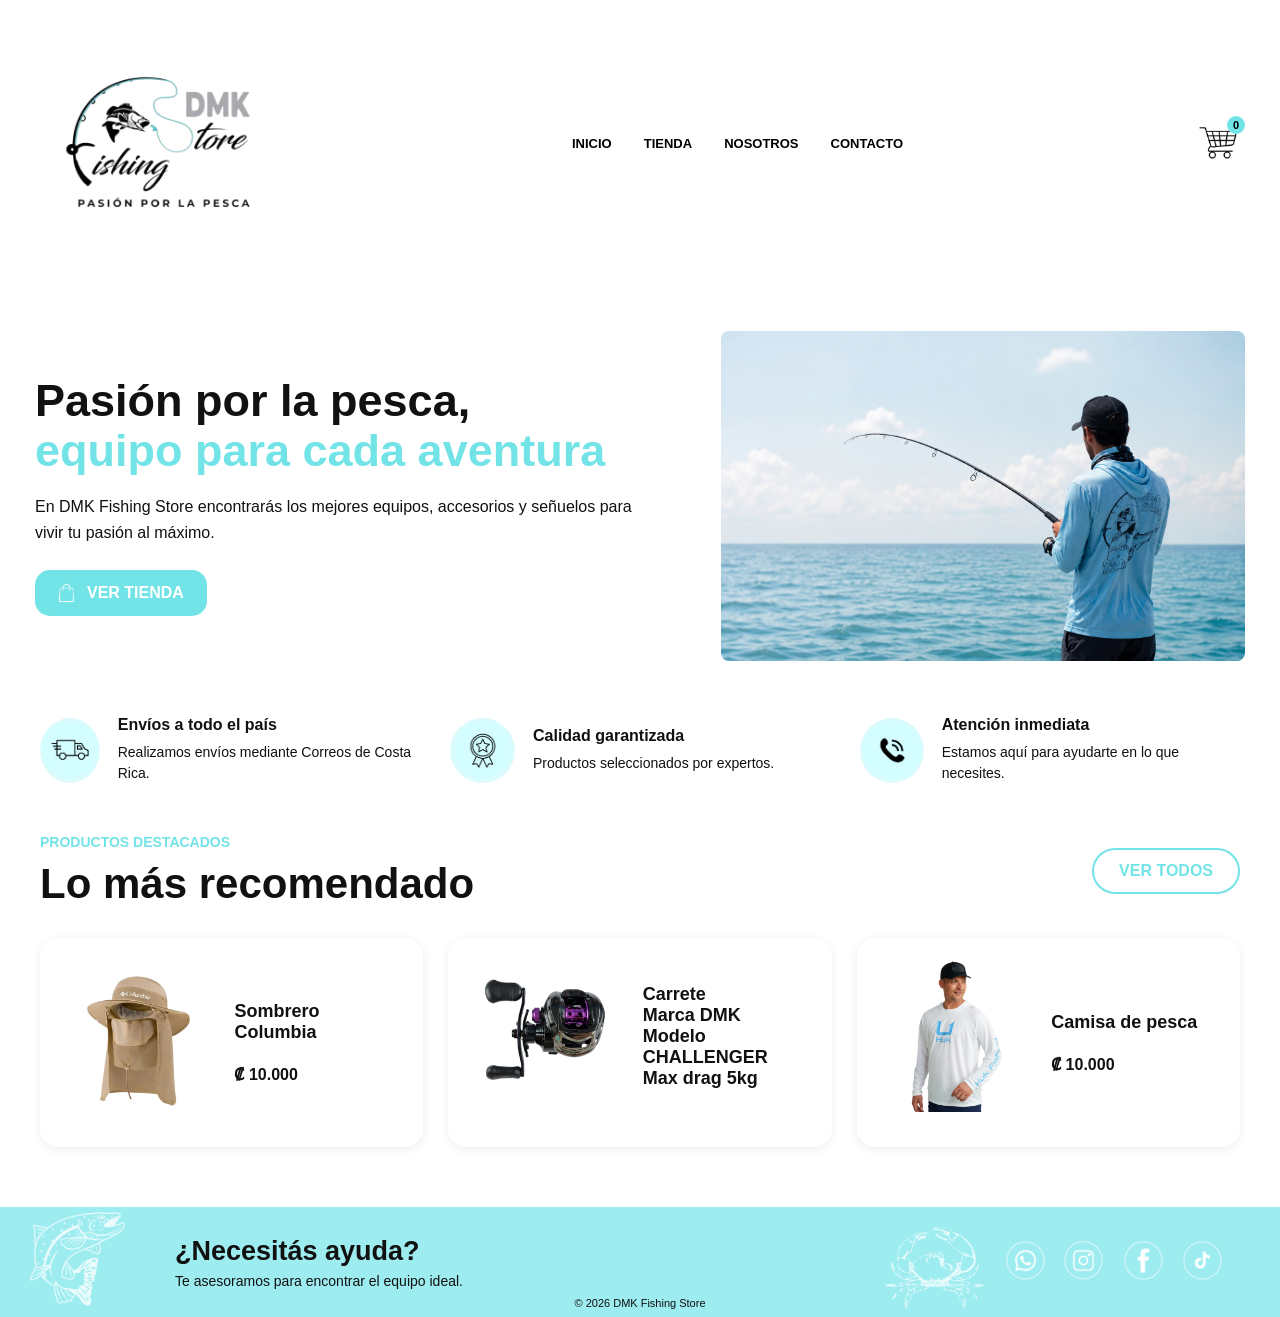
<file: index.html>
<!DOCTYPE html> <!-- ! -->
<html lang="en">
<link>
    <meta charset="UTF-8">
    <meta name="viewport" content="width=device-width, initial-scale=1.0">
    <title>DMK Fishing Store</title>
    <link rel="stylesheet" href="style.css"></link>
</head>
<script src="js/contador_carrito.js"></script>
<body>
  <main class="desktop">

    <!-- Header -->
    <header class="header">
      <img src="img_header/logo_header.png" alt="DMK Fishing Store" class="logo">

      <nav class="navbar">
        <a href="index.html">INICIO</a>
        <a href="tienda.html">TIENDA</a>
        <a href="nosotros.html">NOSOTROS</a>
        <a href="contacto.html">CONTACTO</a>
      </nav>

      <div class="header-icons">
        
        <a href="pantalla_carrito.html" class="enlace-carrito">
            <img
                src="img_header/carrito_icon.png"
                alt="Ver carrito"
                class="header-icon-img"
            >

            <span id="contadorCarrito" class="contador-carrito">
                0
            </span>
        </a>
      </div>
    </header>

    <!-- Main -->
    <section class="banner-principal">
      <div class="banner-texto">
        <h1>
          Pasión por la pesca,<br>
          <span>equipo para cada aventura</span>
        </h1>

        <p>
          En DMK Fishing Store encontrarás los mejores equipos, accesorios y
          señuelos para vivir tu pasión al máximo.
        </p>

        <a href="tienda.html" class="btn-tienda">
          <img src="img_pInicio/icono_boton_VerTienda.png" alt="Tienda">
          VER TIENDA
        </a>
      </div>

      <div class="banner-imagen">
        <img src="img_pInicio/imagen_fondo_inicio.png" alt="Pescador en el mar">
      </div>
    </section>

    <section class="servicios-brindados">
      <article class="servicio">
        <div class="icono-servicio">
          <img src="img_pInicio/EnvioPais_decorativo_pestaña_inicio.png" alt="Envíos">
        </div>
        <div>
          <h3>Envíos a todo el país</h3>
          <p>Realizamos envíos mediante Correos de Costa Rica.</p>
        </div>
      </article>

      <article class="servicio">
        <div class="icono-servicio">
          <img src="img_pInicio/calidad_decorativo_pestaña_inicio.png" alt="Calidad">
        </div>
        <div>
          <h3>Calidad garantizada</h3>
          <p>Productos seleccionados por expertos.</p>
        </div>
      </article>

      <article class="servicio">
        <div class="icono-servicio">
          <img src="img_pInicio/atencion_decorativo_pestaña_inicio.png" alt="Atención">
        </div>
        <div>
          <h3>Atención inmediata</h3>
          <p>Estamos aquí para ayudarte en lo que necesites.</p>
        </div>
      </article>
    </section>

    <section class="productos-recomendados">
      <div class="titulo-productos">
        <div>
          <p>PRODUCTOS DESTACADOS</p>
          <h2>Lo más recomendado</h2>
        </div>

        <a href="tienda.html" class="btn-ver-todos">VER TODOS</a>
      </div>

      <div class="productos-grid">
        <article class="producto-card">
          <img src="img_pInicio/imagen_sombrero_inicio.png" alt="Sombrero Columbia">
          <div class="producto-info">
            <h3>Sombrero Columbia</h3>
            <p>₡ 10.000</p>
          </div>
        </article>

        <article class="producto-card">
          <img src="img_pInicio/imagen_carrete_inicio.png" alt="Carrete Marca DMK">
          <div class="producto-info">
            <h3>Carrete<br>Marca DMK<br>Modelo CHALLENGER<br>Max drag 5kg</h3>
          </div>
        </article>

        <article class="producto-card">
          <img src="img_pInicio/imagen_camisa_inicio.png" alt="Camisa de pesca">
          <div class="producto-info">
            <h3>Camisa de pesca</h3>
            <p>₡ 10.000</p>
          </div>
        </article>
      </div>
    </section>

    <!-- Footer -->

    <footer class="footer">
      <img src="img_footer/pescado_decorativo_footer.png" alt="" class="footer-decoracion-pescado">

      <div class="footer-texto">
        <h2>¿Necesitás ayuda?</h2>
        <p>Te asesoramos para encontrar el equipo ideal.</p>
      </div>

      <img src="img_footer/cangrejo_decorativo_footer.png" alt="" class="footer-decoracion-cangrejo">

      <div class="footer-redes">
        <a href="" target="_blank">
            <img src="img_footer/logo_whatsapp_footer.png" alt="WhatsApp">
        </a>

        <a href="https://www.instagram.com/store_dmk?igsh=MmlsZzRmYTc1ODk5" target="_blank">
            <img src="img_footer/logo_insta_footer.png" alt="Instagram">
        </a>

        <a href="https://www.facebook.com/share/14envQaKYx1/" target="_blank">
            <img src="img_footer/logo_facebook_footer.png" alt="Facebook">
        </a>

        <a href="https://www.tiktok.com/@dmkfishing?_r=1&_t=ZS-96pMe8b1P9x" target="_blank">
            <img src="img_footer/logo_tiktok_footer.png" alt="TikTok">
        </a>
    </div>

      <p class="copyright">
        © 2026 DMK Fishing Store 
      </p>
    </footer>

  </main>
</body>
</html>
</file>
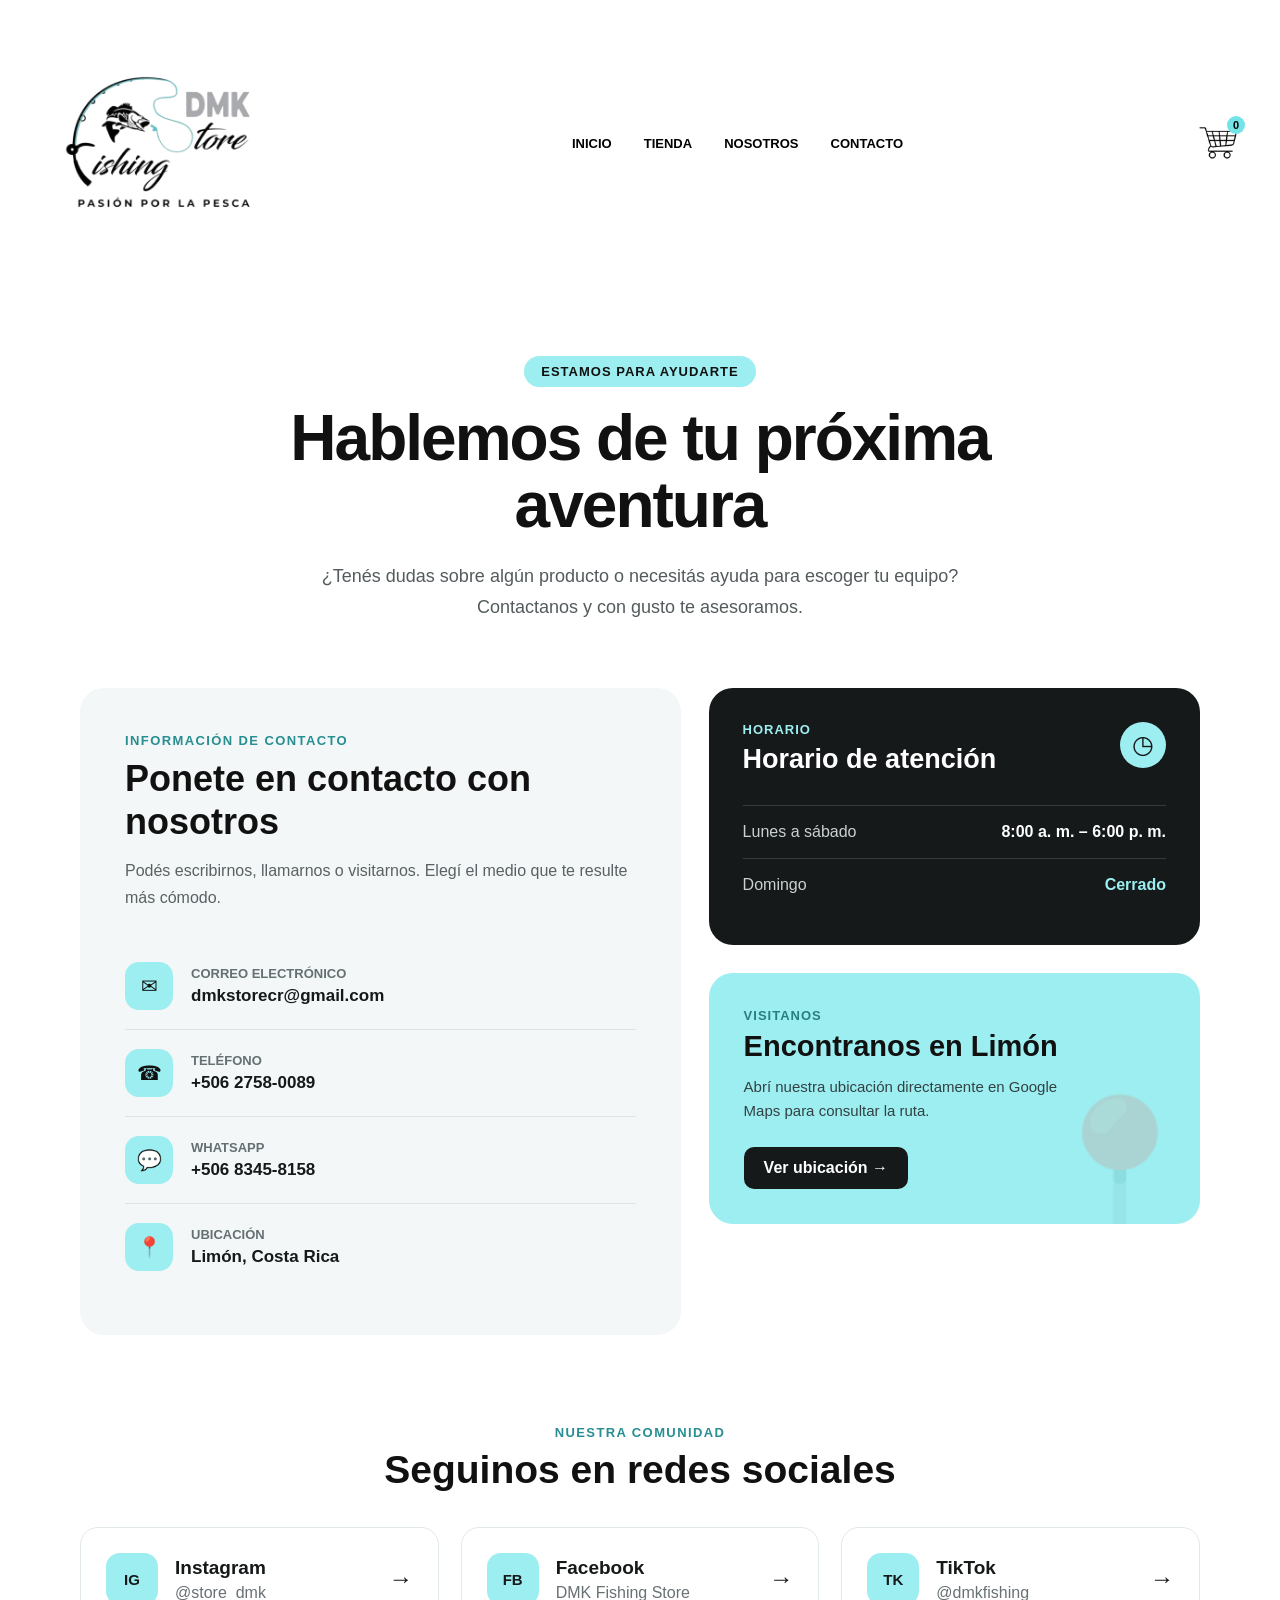
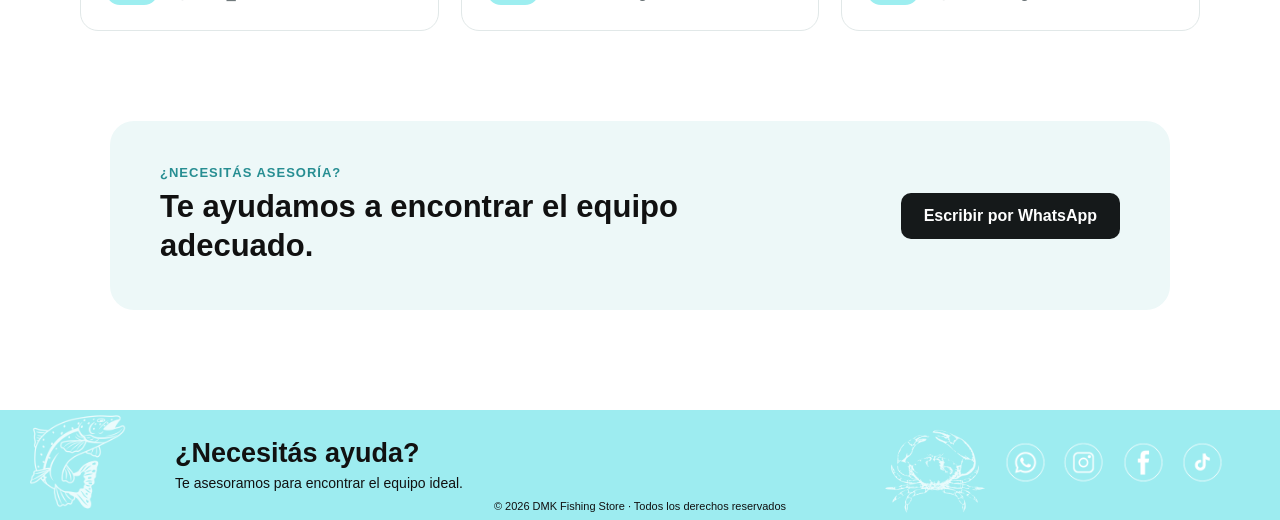
<file: contacto.html>
<!DOCTYPE html> <!-- ! -->
<html lang="en">
<link>
    <meta charset="UTF-8">
    <meta name="viewport" content="width=device-width, initial-scale=1.0">
    <title>Nosotros</title>
    <link rel="stylesheet" href="style.css"></link>
</head>
<script src="js/contador_carrito.js"></script>
<body>
  <main class="desktop">

    <header class="header">
      <img src="img_header/logo_header.png" alt="DMK Fishing Store" class="logo">

      <nav class="navbar">
        <a href="index.html">INICIO</a>
        <a href="tienda.html">TIENDA</a>
        <a href="nosotros.html">NOSOTROS</a>
        <a href="contacto.html">CONTACTO</a>
      </nav>

      <div class="header-icons">
        <a href="pantalla_carrito.html" class="enlace-carrito">
            <img
                src="img_header/carrito_icon.png"
                alt="Ver carrito"
                class="header-icon-img"
            >

            <span id="contadorCarrito" class="contador-carrito">
                0
            </span>
        </a>
      </div>
    </header>

    <main class="pagina-contacto">

            <!-- Encabezado -->

            <section class="contacto-hero">

                <span class="contacto-etiqueta">
                    Estamos para ayudarte
                </span>

                <h1>
                    Hablemos de tu próxima aventura
                </h1>

                <p>
                    ¿Tenés dudas sobre algún producto o necesitás
                    ayuda para escoger tu equipo? Contactanos y
                    con gusto te asesoramos.
                </p>

            </section>


            <!-- Información principal -->

            <section class="contacto-principal">

                <!-- Tarjeta de contacto -->

                <div class="contacto-datos">

                    <p class="subtitulo-contacto">
                        Información de contacto
                    </p>

                    <h2>
                        Ponete en contacto con nosotros
                    </h2>

                    <p class="contacto-introduccion">
                        Podés escribirnos, llamarnos o visitarnos.
                        Elegí el medio que te resulte más cómodo.
                    </p>


                    <!-- Correo -->

                    <article class="dato-contacto">

                        <div class="dato-contacto-icono">
                            ✉
                        </div>

                        <div>
                            <span>Correo electrónico</span>

                            <a href="mailto:dmkstorecr@gmail.com">
                                dmkstorecr@gmail.com
                            </a>
                        </div>

                    </article>


                    <!-- Teléfono -->

                    <article class="dato-contacto">

                        <div class="dato-contacto-icono">
                            ☎
                        </div>

                        <div>
                            <span>Teléfono</span>

                            <a href="tel:+50627580089">
                                +506 2758-0089
                            </a>
                        </div>

                    </article>


                    <!-- WhatsApp -->

                    <article class="dato-contacto">

                        <div class="dato-contacto-icono">
                            💬
                        </div>

                        <div>
                            <span>WhatsApp</span>

                            <a
                                href="https://wa.me/50683458158"
                                target="_blank"
                                rel="noopener noreferrer"
                            >
                                +506 8345-8158
                            </a>
                        </div>

                    </article>


                    <!-- Ubicación -->

                    <article class="dato-contacto">

                        <div class="dato-contacto-icono">
                            📍
                        </div>

                        <div>
                            <span>Ubicación</span>

                            <p>
                                Limón, Costa Rica
                            </p>
                        </div>

                    </article>

                </div>


                <!-- Horario y mapa -->

                <div class="contacto-lateral">

                    <article class="horario-contacto">

                        <div class="horario-encabezado">

                            <div>
                                <p>Horario</p>

                                <h2>
                                    Horario de atención
                                </h2>
                            </div>

                            <span class="horario-icono">
                                ◷
                            </span>

                        </div>

                        <div class="horario-fila">

                            <span>
                                Lunes a sábado
                            </span>

                            <strong>
                                8:00 a. m. – 6:00 p. m.
                            </strong>

                        </div>

                        <div class="horario-fila">

                            <span>
                                Domingo
                            </span>

                            <strong class="horario-cerrado">
                                Cerrado
                            </strong>

                        </div>

                    </article>


                    <article class="ubicacion-contacto">

                        <div class="ubicacion-contenido">

                            <span>
                                Visitanos
                            </span>

                            <h2>
                                Encontranos en Limón
                            </h2>

                            <p>
                                Abrí nuestra ubicación directamente
                                en Google Maps para consultar la ruta.
                            </p>

                            <a
                                href="https://maps.app.goo.gl/ubHS5RytVNnxXfZX6"
                                target="_blank"
                                rel="noopener noreferrer"
                                class="btn-mapa"
                            >
                                Ver ubicación →
                            </a>

                        </div>

                        <div class="ubicacion-decoracion">
                            📍
                        </div>

                    </article>

                </div>

            </section>


            <!-- Redes sociales -->

            <section class="redes-contacto">

                <div class="redes-contacto-titulo">

                    <p>
                        Nuestra comunidad
                    </p>

                    <h2>
                        Seguinos en redes sociales
                    </h2>

                </div>

                <div class="redes-contacto-grid">

                    <a
                        href="https://www.instagram.com/store_dmk?igsh=MmlsZzRmYTc1ODk5"
                        target="_blank"
                        rel="noopener noreferrer"
                        class="red-contacto-card"
                    >
                        <span class="red-contacto-icono">
                            IG
                        </span>

                        <div>
                            <h3>Instagram</h3>
                            <p>@store_dmk</p>
                        </div>

                        <strong>→</strong>
                    </a>


                    <a
                        href="https://www.facebook.com/share/14envQaKYx1/"
                        target="_blank"
                        rel="noopener noreferrer"
                        class="red-contacto-card"
                    >
                        <span class="red-contacto-icono">
                            FB
                        </span>

                        <div>
                            <h3>Facebook</h3>
                            <p>DMK Fishing Store</p>
                        </div>

                        <strong>→</strong>
                    </a>


                    <a
                        href="https://www.tiktok.com/@dmkfishing?_r=1&_t=ZS-96pMe8b1P9x"
                        target="_blank"
                        rel="noopener noreferrer"
                        class="red-contacto-card"
                    >
                        <span class="red-contacto-icono">
                            TK
                        </span>

                        <div>
                            <h3>TikTok</h3>
                            <p>@dmkfishing</p>
                        </div>

                        <strong>→</strong>
                    </a>

                </div>

            </section>


            <!-- Llamado final -->

            <section class="contacto-llamado">

                <div>

                    <p>
                        ¿Necesitás asesoría?
                    </p>

                    <h2>
                        Te ayudamos a encontrar el equipo adecuado.
                    </h2>

                </div>

                <a
                    href="https://wa.me/50683458158"
                    target="_blank"
                    rel="noopener noreferrer"
                    class="btn-contacto-whatsapp"
                >
                    Escribir por WhatsApp
                </a>

            </section>

        </main>

    
    <footer class="footer">
      <img src="img_footer/pescado_decorativo_footer.png" alt="" class="footer-decoracion-pescado">

      <div class="footer-texto">
        <h2>¿Necesitás ayuda?</h2>
        <p>Te asesoramos para encontrar el equipo ideal.</p>
      </div>

      <img src="img_footer/cangrejo_decorativo_footer.png" alt="" class="footer-decoracion-cangrejo">

      <div class="footer-redes">
        <a href="" target="_blank">
            <img src="img_footer/logo_whatsapp_footer.png" alt="WhatsApp">
        </a>

        <a href="https://www.instagram.com/store_dmk?igsh=MmlsZzRmYTc1ODk5" target="_blank">
            <img src="img_footer/logo_insta_footer.png" alt="Instagram">
        </a>

        <a href="https://www.facebook.com/share/14envQaKYx1/" target="_blank">
            <img src="img_footer/logo_facebook_footer.png" alt="Facebook">
        </a>

        <a href="https://www.tiktok.com/@dmkfishing?_r=1&_t=ZS-96pMe8b1P9x" target="_blank">
            <img src="img_footer/logo_tiktok_footer.png" alt="TikTok">
        </a>
    </div>

      <p class="copyright">
        © 2026 DMK Fishing Store · Todos los derechos reservados
      </p>
    </footer>

    </main>
    </body>
</html>
</file>
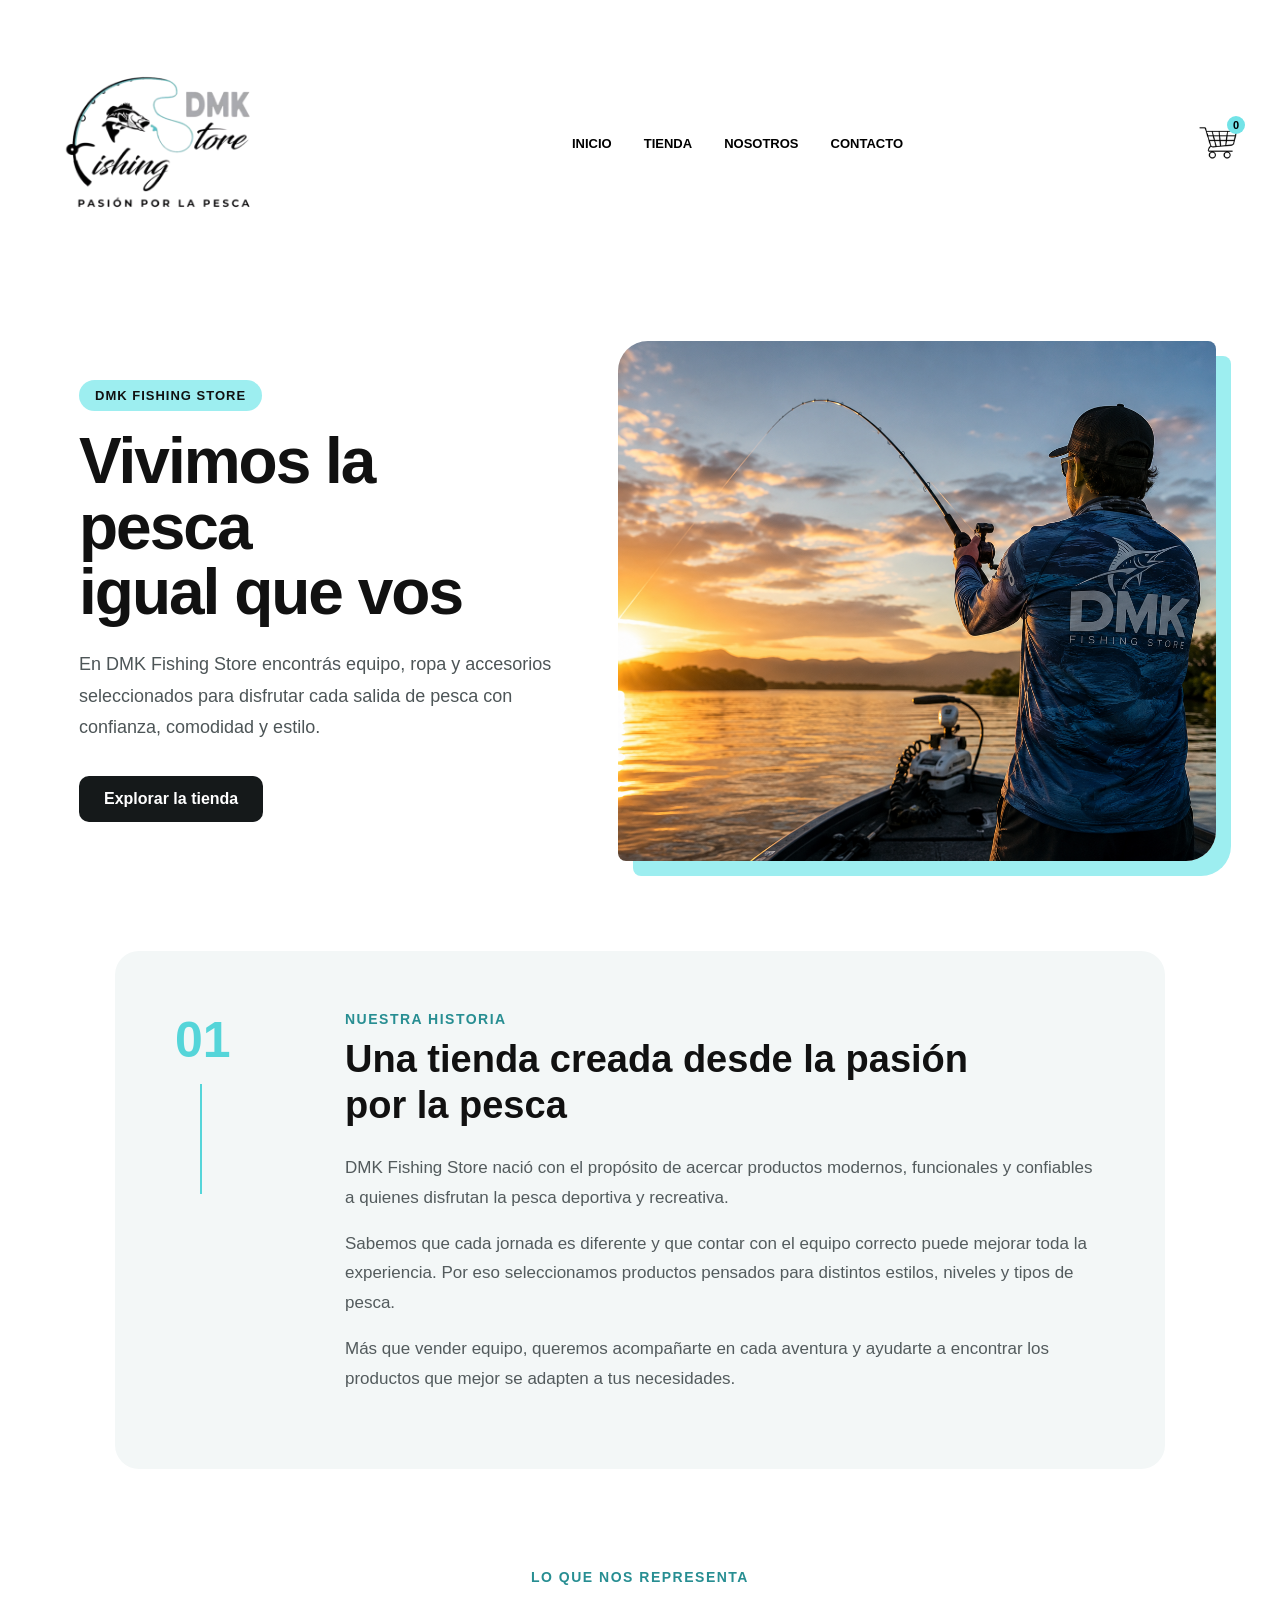
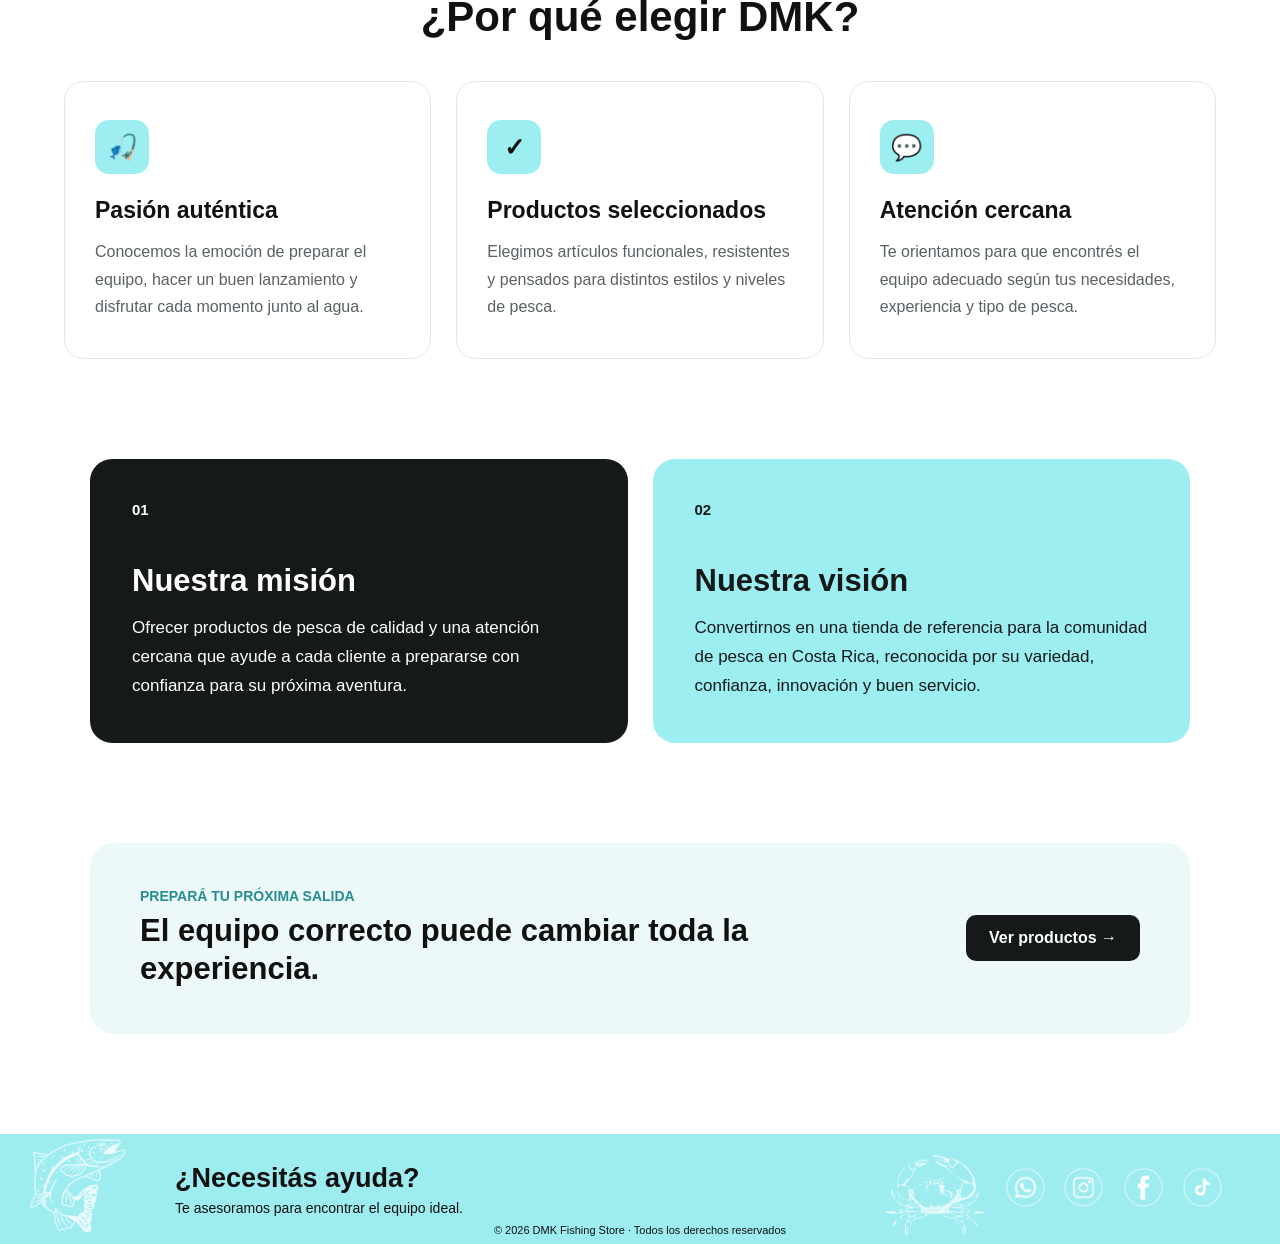
<file: nosotros.html>
<!DOCTYPE html> <!-- ! -->
<html lang="en">
<link>
    <meta charset="UTF-8">
    <meta name="viewport" content="width=device-width, initial-scale=1.0">
    <title>Nosotros</title>
    <link rel="stylesheet" href="style.css"></link>
</head>
<script src="js/contador_carrito.js"></script>
<body>
  <main class="desktop">

    <header class="header">
      <img src="img_header/logo_header.png" alt="DMK Fishing Store" class="logo">

      <nav class="navbar">
        <a href="index.html">INICIO</a>
        <a href="tienda.html">TIENDA</a>
        <a href="nosotros.html">NOSOTROS</a>
        <a href="contacto.html">CONTACTO</a>
      </nav>

      <div class="header-icons">
        <a href="pantalla_carrito.html" class="enlace-carrito">
            <img
                src="img_header/carrito_icon.png"
                alt="Ver carrito"
                class="header-icon-img"
            >

            <span id="contadorCarrito" class="contador-carrito">
                0
            </span>
        </a>
      </div>
    </header>

    <main>

        <!-- Hero -->

        <section class="nosotros-hero">

            <div class="nosotros-hero-contenido">

                <span class="nosotros-etiqueta">
                    DMK Fishing Store
                </span>

                <h1>
                    Vivimos la pesca<br>
                    igual que vos
                </h1>

                <p>
                    En DMK Fishing Store encontrás equipo,
                    ropa y accesorios seleccionados para
                    disfrutar cada salida de pesca con
                    confianza, comodidad y estilo.
                </p>

                <a
                    href="tienda.html"
                    class="btn-nosotros-tienda"
                >
                    Explorar la tienda
                </a>

            </div>

            <div class="nosotros-hero-imagen">

                <img
                    src="img_pNosotros/img_pNosotros.png"
                    alt="Persona disfrutando una jornada de pesca"
                >

            </div>

        </section>


        <!-- Historia -->

        <section class="historia-nosotros">

            <div class="historia-numero">

                <span>01</span>

                <div></div>

            </div>

            <div class="historia-contenido">

                <p class="subtitulo-nosotros">
                    Nuestra historia
                </p>

                <h2>
                    Una tienda creada desde la pasión por la pesca
                </h2>

                <p>
                    DMK Fishing Store nació con el propósito de
                    acercar productos modernos, funcionales y
                    confiables a quienes disfrutan la pesca
                    deportiva y recreativa.
                </p>

                <p>
                    Sabemos que cada jornada es diferente y que
                    contar con el equipo correcto puede mejorar
                    toda la experiencia. Por eso seleccionamos
                    productos pensados para distintos estilos,
                    niveles y tipos de pesca.
                </p>

                <p>
                    Más que vender equipo, queremos acompañarte
                    en cada aventura y ayudarte a encontrar los
                    productos que mejor se adapten a tus
                    necesidades.
                </p>

            </div>

        </section>


        <!-- Valores -->

        <section class="valores-nosotros">

            <div class="titulo-seccion-nosotros">

                <p>
                    Lo que nos representa
                </p>

                <h2>
                    ¿Por qué elegir DMK?
                </h2>

            </div>

            <div class="valores-nosotros-grid">

                <article class="valor-nosotros-card">

                    <span class="valor-icono">
                        🎣
                    </span>

                    <h3>
                        Pasión auténtica
                    </h3>

                    <p>
                        Conocemos la emoción de preparar el
                        equipo, hacer un buen lanzamiento y
                        disfrutar cada momento junto al agua.
                    </p>

                </article>

                <article class="valor-nosotros-card">

                    <span class="valor-icono">
                        ✓
                    </span>

                    <h3>
                        Productos seleccionados
                    </h3>

                    <p>
                        Elegimos artículos funcionales,
                        resistentes y pensados para distintos
                        estilos y niveles de pesca.
                    </p>

                </article>

                <article class="valor-nosotros-card">

                    <span class="valor-icono">
                        💬
                    </span>

                    <h3>
                        Atención cercana
                    </h3>

                    <p>
                        Te orientamos para que encontrés el
                        equipo adecuado según tus necesidades,
                        experiencia y tipo de pesca.
                    </p>

                </article>

            </div>

        </section>


        <!-- Misión y visión -->

        <section class="proposito-nosotros">

            <article class="proposito-card proposito-mision">

                <span>
                    01
                </span>

                <h2>
                    Nuestra misión
                </h2>

                <p>
                    Ofrecer productos de pesca de calidad y una
                    atención cercana que ayude a cada cliente a
                    prepararse con confianza para su próxima
                    aventura.
                </p>

            </article>

            <article class="proposito-card proposito-vision">

                <span>
                    02
                </span>

                <h2>
                    Nuestra visión
                </h2>

                <p>
                    Convertirnos en una tienda de referencia para
                    la comunidad de pesca en Costa Rica,
                    reconocida por su variedad, confianza,
                    innovación y buen servicio.
                </p>

            </article>

        </section>


        <!-- Llamado final -->

        <section class="llamado-nosotros">

            <div>

                <p>
                    Prepará tu próxima salida
                </p>

                <h2>
                    El equipo correcto puede cambiar toda la experiencia.
                </h2>

            </div>

            <a
                href="tienda.html"
                class="btn-nosotros-final"
            >
                Ver productos →
            </a>

        </section>

    </main>



    
    <footer class="footer">
      <img src="img_footer/pescado_decorativo_footer.png" alt="" class="footer-decoracion-pescado">

      <div class="footer-texto">
        <h2>¿Necesitás ayuda?</h2>
        <p>Te asesoramos para encontrar el equipo ideal.</p>
      </div>

      <img src="img_footer/cangrejo_decorativo_footer.png" alt="" class="footer-decoracion-cangrejo">

      <div class="footer-redes">
        <a href="" target="_blank">
            <img src="img_footer/logo_whatsapp_footer.png" alt="WhatsApp">
        </a>

        <a href="https://www.instagram.com/store_dmk?igsh=MmlsZzRmYTc1ODk5" target="_blank">
            <img src="img_footer/logo_insta_footer.png" alt="Instagram">
        </a>

        <a href="https://www.facebook.com/share/14envQaKYx1/" target="_blank">
            <img src="img_footer/logo_facebook_footer.png" alt="Facebook">
        </a>

        <a href="https://www.tiktok.com/@dmkfishing?_r=1&_t=ZS-96pMe8b1P9x" target="_blank">
            <img src="img_footer/logo_tiktok_footer.png" alt="TikTok">
        </a>
    </div>

      <p class="copyright">
        © 2026 DMK Fishing Store · Todos los derechos reservados
      </p>
    </footer>
    </main>

</body>

</html>
</file>
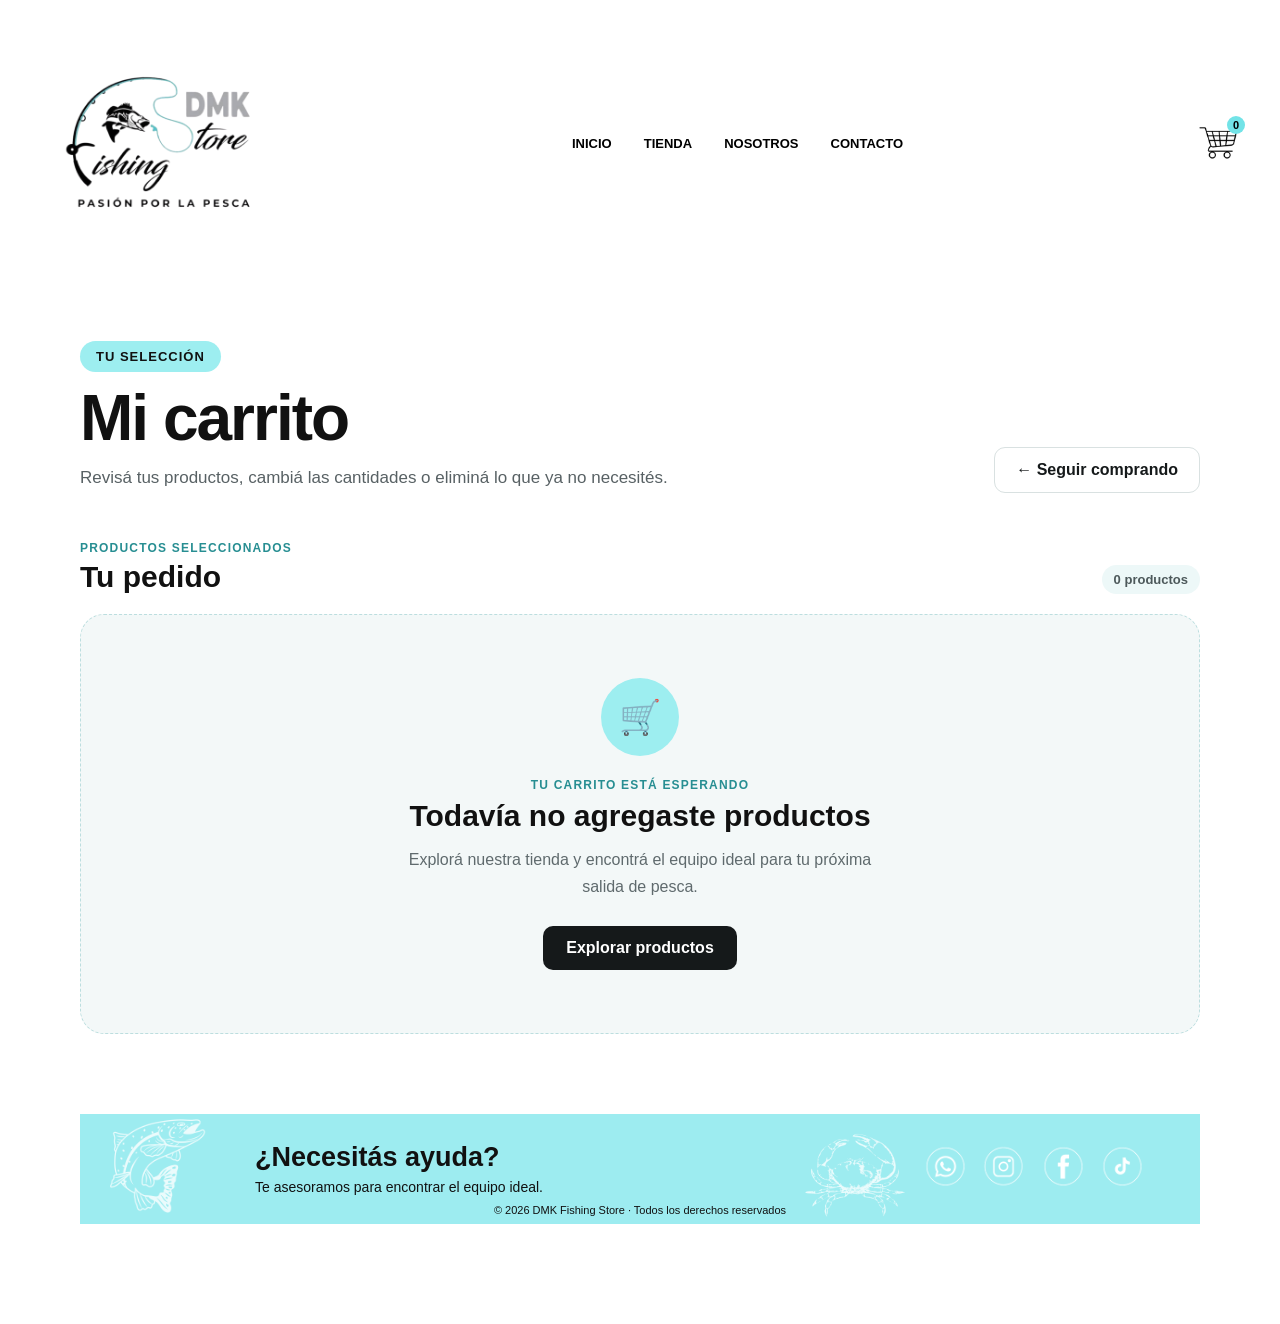
<file: pantalla_carrito.html>
<!DOCTYPE html> <!-- ! -->
<html lang="en">
<link>
    <meta charset="UTF-8">
    <meta name="viewport" content="width=device-width, initial-scale=1.0">
    <title>Tienda | DMK Fishing Store</title>
    <link rel="stylesheet" href="style.css">
</head>
<script src="js/contador_carrito.js"></script>
<body>
  <main class="desktop">

    <header class="header">
      <img src="img_header/logo_header.png" alt="DMK Fishing Store" class="logo">

      <nav class="navbar">
        <a href="index.html">INICIO</a>
        <a href="tienda.html">TIENDA</a>
        <a href="nosotros.html">NOSOTROS</a>
        <a href="contacto.html">CONTACTO</a>
      </nav>

      <div class="header-icons">
        <a href="pantalla_carrito.html" class="enlace-carrito">
            <img
                src="img_header/carrito_icon.png"
                alt="Ver carrito"
                class="header-icon-img"
            >

            <span id="contadorCarrito" class="contador-carrito">
                0
            </span>
        </a>
      </div>
    </header>

    <main class="pagina-carrito">

            <section class="carrito-encabezado">

                <div>

                    <span class="carrito-etiqueta">
                        Tu selección
                    </span>

                    <h1>
                        Mi carrito
                    </h1>

                    <p>
                        Revisá tus productos, cambiá las cantidades
                        o eliminá lo que ya no necesités.
                    </p>

                </div>

                <a
                    href="tienda.html"
                    class="btn-seguir-comprando"
                >
                    ← Seguir comprando
                </a>

            </section>


            <section class="carrito-contenido">

                <!-- PRODUCTOS -->

                <div class="carrito-lista">

                    <div class="carrito-lista-encabezado">

                        <div>

                            <p>
                                Productos seleccionados
                            </p>

                            <h2>
                                Tu pedido
                            </h2>

                        </div>

                        <span id="cantidadProductosCarrito">
                            0 productos
                        </span>

                    </div>

                    <div id="productosCarrito">
                        <!-- JavaScript inserta los productos -->
                    </div>

                </div>


                <!-- RESUMEN -->

                <aside
                    class="resumen-carrito"
                    id="resumenCarrito"
                >

                    <span class="resumen-etiqueta">
                        Resumen
                    </span>

                    <h2>
                        Resumen del carrito
                    </h2>

                    <div class="resumen-fila">

                        <span>
                            Subtotal
                        </span>

                        <strong id="subtotalCarrito">
                            ₡ 0
                        </strong>

                    </div>

                    <div class="resumen-fila">

                        <span>
                            Envío
                        </span>

                        <strong class="envio-pendiente">
                            Por coordinar
                        </strong>

                    </div>

                    <div class="resumen-separador"></div>

                    <div class="resumen-total">

                        <span>
                            Total
                        </span>

                        <strong id="totalCarrito">
                            ₡ 0
                        </strong>

                    </div>

                    <button
                        type="button"
                        class="btn-finalizar"
                        id="btnFinalizarCompra"
                    >
                        Finalizar compra
                    </button>

                    <p class="resumen-nota">
                        El envío y la disponibilidad final se
                        confirmarán antes de completar el pedido.
                    </p>

                </aside>

            </section>


    <script src="js/carrito.js"></script>

    <footer class="footer">
            <img src="img_footer/pescado_decorativo_footer.png" alt="" class="footer-decoracion-pescado">

            <div class="footer-texto">
                <h2>¿Necesitás ayuda?</h2>
                <p>Te asesoramos para encontrar el equipo ideal.</p>
            </div>

            <img src="img_footer/cangrejo_decorativo_footer.png" alt="" class="footer-decoracion-cangrejo">

            <div class="footer-redes">
                <a href="" target="_blank">
                    <img src="img_footer/logo_whatsapp_footer.png" alt="WhatsApp">
                </a>

                <a href="https://www.instagram.com/store_dmk?igsh=MmlsZzRmYTc1ODk5" target="_blank">
                    <img src="img_footer/logo_insta_footer.png" alt="Instagram">
                </a>

                <a href="https://www.facebook.com/share/14envQaKYx1/" target="_blank">
                    <img src="img_footer/logo_facebook_footer.png" alt="Facebook">
                </a>

                <a href="https://www.tiktok.com/@dmkfishing?_r=1&_t=ZS-96pMe8b1P9x" target="_blank">
                    <img src="img_footer/logo_tiktok_footer.png" alt="TikTok">
                </a>
            </div>

            <p class="copyright">
                © 2026 DMK Fishing Store · Todos los derechos reservados
            </p>
            </footer>

    </main>

</body>

</html>
</file>
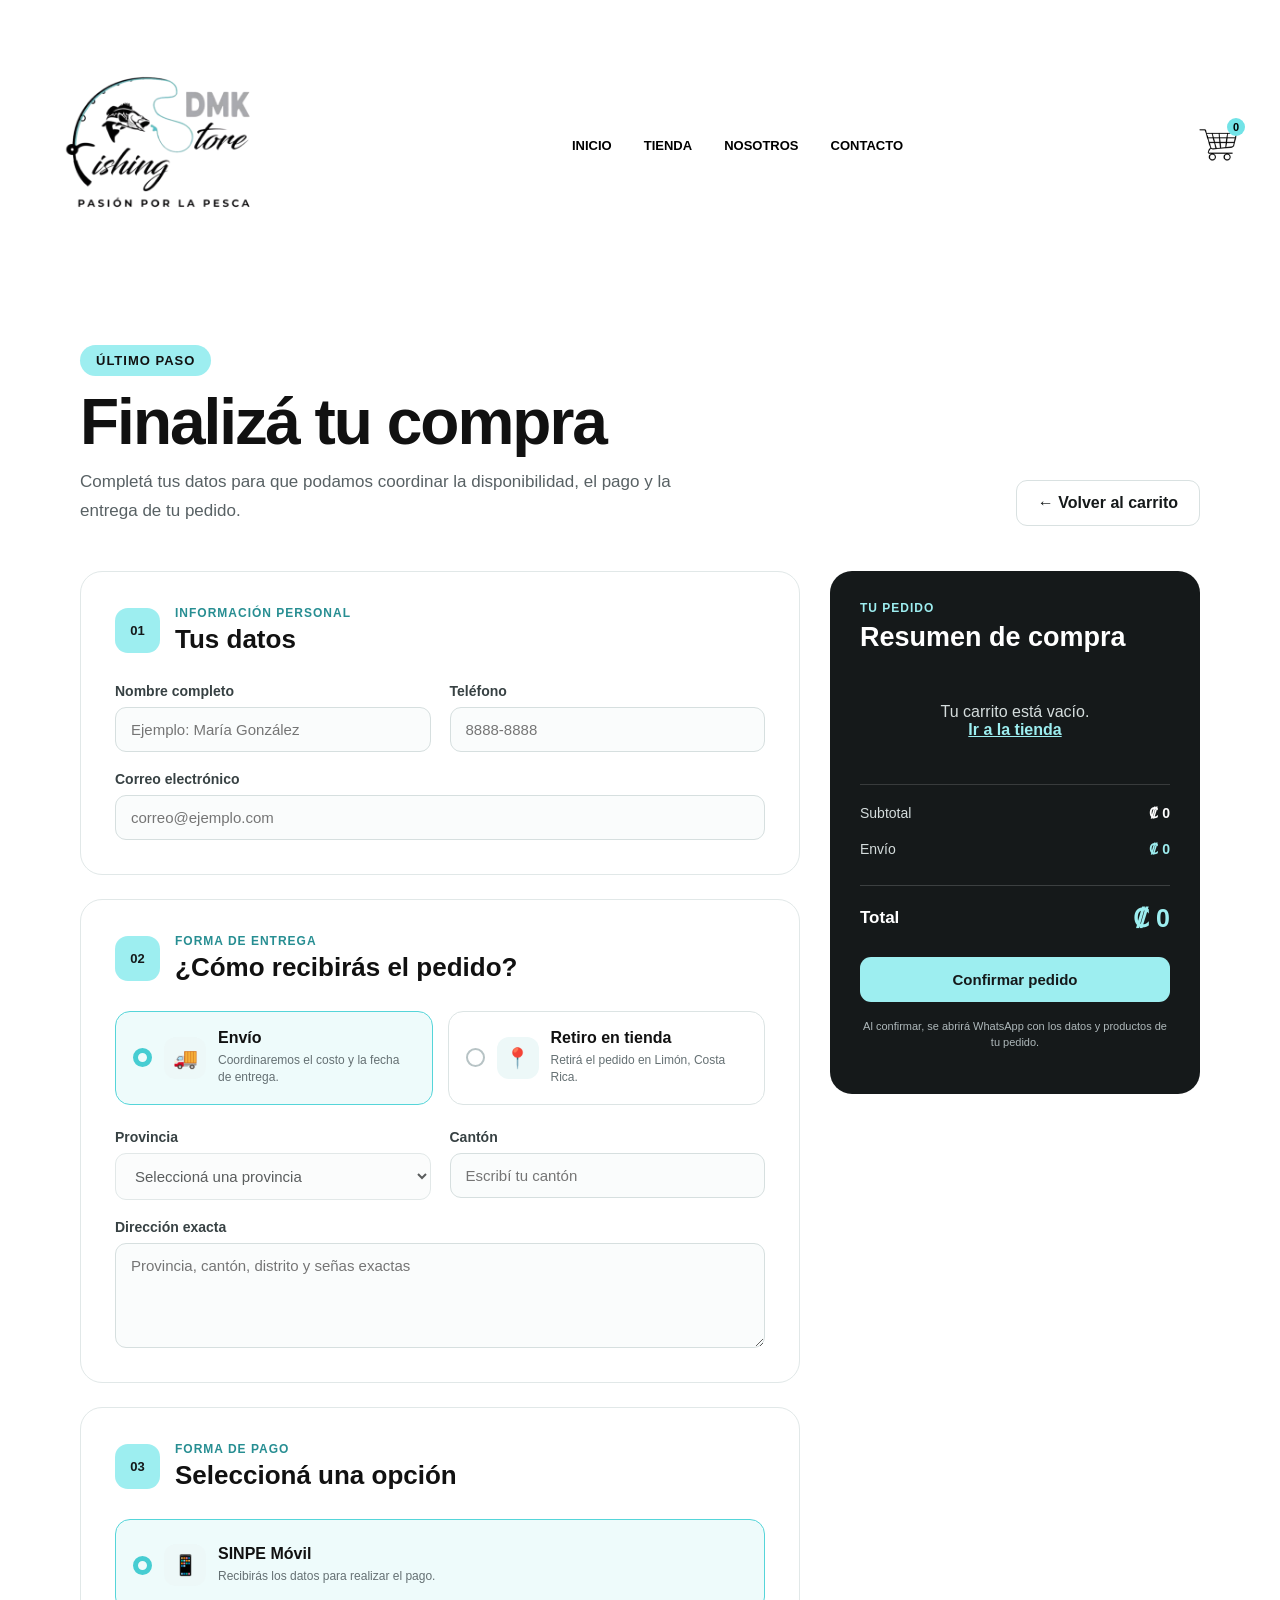
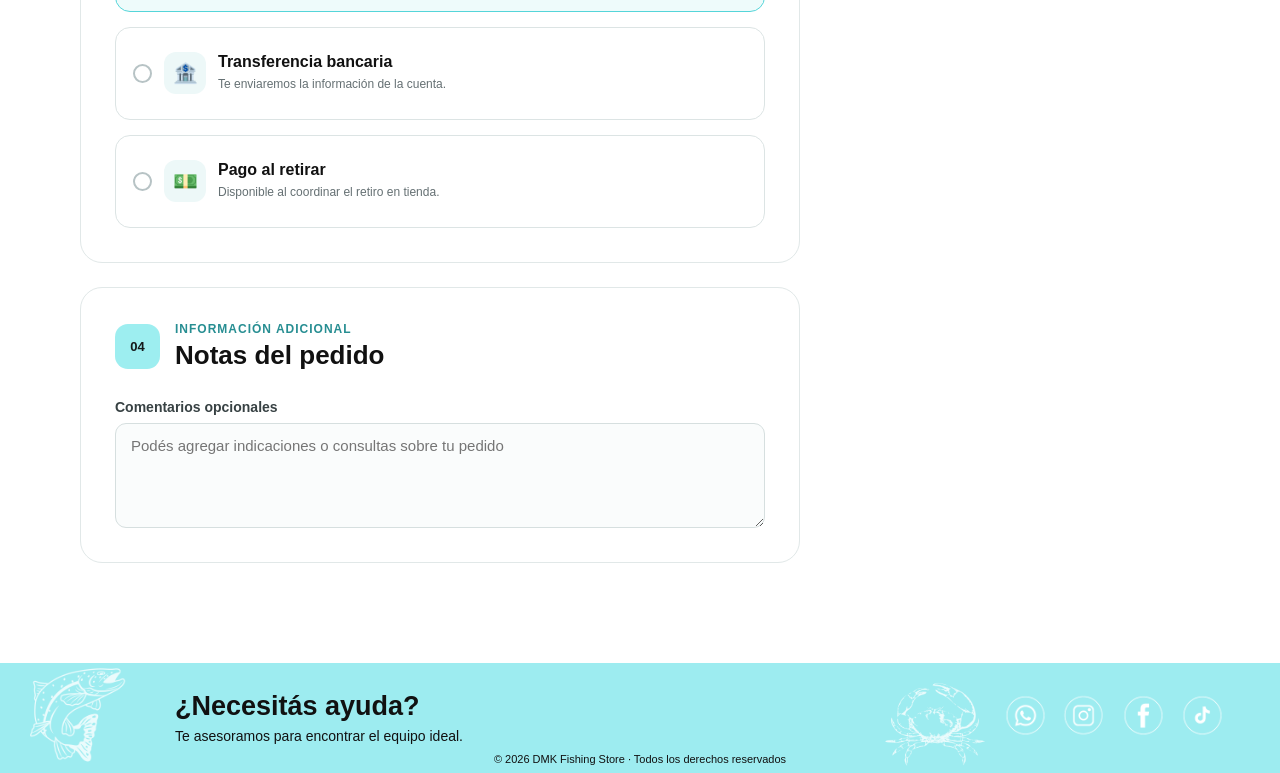
<file: pantalla_finalizar_compra.html>
<!doctype html>
<html lang="es">

<head>
    <meta charset="UTF-8">

    <meta
        name="viewport"
        content="width=device-width, initial-scale=1.0"
    >

    <link rel="stylesheet" href="style.css">

    <title>Finalizar compra | DMK Fishing Store</title>
</head>

<body>

    <div class="desktop">

        <!-- HEADER -->

        <header class="header">

            <a href="index.html" class="enlace-logo">

                <img
                    src="img_header/logo_header.png"
                    alt="DMK Fishing Store"
                    class="logo"
                >

            </a>

            <nav class="navbar">

                <a href="index.html">
                    INICIO
                </a>

                <a href="tienda.html">
                    TIENDA
                </a>

                <a href="nosotros.html">
                    NOSOTROS
                </a>

                <a href="contacto.html">
                    CONTACTO
                </a>

            </nav>

            <div class="header-icons">

                <a
                    href="pantalla_carrito.html"
                    class="enlace-carrito"
                    aria-label="Ver carrito"
                >

                    <img
                        src="img_header/carrito_icon.png"
                        alt="Carrito"
                        class="header-icon-img"
                    >

                    <span
                        id="contadorCarrito"
                        class="contador-carrito"
                    >
                        0
                    </span>

                </a>

            </div>

        </header>


        <!-- CONTENIDO -->

        <main class="pagina-finalizar">

            <!-- Encabezado -->

            <section class="finalizar-encabezado">

                <div>

                    <span class="finalizar-etiqueta">
                        Último paso
                    </span>

                    <h1>
                        Finalizá tu compra
                    </h1>

                    <p>
                        Completá tus datos para que podamos
                        coordinar la disponibilidad, el pago
                        y la entrega de tu pedido.
                    </p>

                </div>

                <a
                    href="pantalla_carrito.html"
                    class="btn-volver-carrito"
                >
                    ← Volver al carrito
                </a>

            </section>


            <!-- Formulario y resumen -->

            <section class="finalizar-layout">

                <!-- FORMULARIO -->

                <form
                    id="formularioCompra"
                    class="formulario-compra"
                >

                    <!-- Datos personales -->

                    <section class="seccion-formulario">

                        <div class="titulo-formulario">

                            <span>01</span>

                            <div>
                                <p>Información personal</p>
                                <h2>Tus datos</h2>
                            </div>

                        </div>

                        <div class="campos-formulario dos-columnas">

                            <div class="campo-formulario">

                                <label for="nombreCliente">
                                    Nombre completo
                                </label>

                                <input
                                    type="text"
                                    id="nombreCliente"
                                    name="nombreCliente"
                                    placeholder="Ejemplo: María González"
                                    autocomplete="name"
                                    required
                                >

                            </div>

                            <div class="campo-formulario">

                                <label for="telefonoCliente">
                                    Teléfono
                                </label>

                                <input
                                    type="tel"
                                    id="telefonoCliente"
                                    name="telefonoCliente"
                                    placeholder="8888-8888"
                                    autocomplete="tel"
                                    required
                                >

                            </div>

                            <div class="campo-formulario campo-completo">

                                <label for="correoCliente">
                                    Correo electrónico
                                </label>

                                <input
                                    type="email"
                                    id="correoCliente"
                                    name="correoCliente"
                                    placeholder="correo@ejemplo.com"
                                    autocomplete="email"
                                    required
                                >

                            </div>

                        </div>

                    </section>


                    <!-- Entrega -->

                    <section class="seccion-formulario">

                        <div class="titulo-formulario">

                            <span>02</span>

                            <div>
                                <p>Forma de entrega</p>
                                <h2>¿Cómo recibirás el pedido?</h2>
                            </div>

                        </div>

                        <div class="opciones-seleccion">

                            <label class="opcion-compra">

                                <input
                                    type="radio"
                                    name="tipoEntrega"
                                    value="Envío"
                                    checked
                                >

                                <span class="opcion-marca"></span>

                                <span class="opcion-icono">
                                    🚚
                                </span>

                                <span class="opcion-texto">

                                    <strong>
                                        Envío
                                    </strong>

                                    <small>
                                        Coordinaremos el costo y
                                        la fecha de entrega.
                                    </small>

                                </span>

                            </label>

                            <label class="opcion-compra">

                                <input
                                    type="radio"
                                    name="tipoEntrega"
                                    value="Retiro en tienda"
                                >

                                <span class="opcion-marca"></span>

                                <span class="opcion-icono">
                                    📍
                                </span>

                                <span class="opcion-texto">

                                    <strong>
                                        Retiro en tienda
                                    </strong>

                                    <small>
                                        Retirá el pedido en
                                        Limón, Costa Rica.
                                    </small>

                                </span>

                            </label>

                        </div>


                        <div
                            class="campos-formulario dos-columnas"
                            id="camposDireccion"
                        >

                            <div class="campo-formulario">

                                <label for="provinciaCliente">
                                    Provincia
                                </label>

                                <select
                                    id="provinciaCliente"
                                    name="provinciaCliente"
                                >
                                    <option value="">
                                        Seleccioná una provincia
                                    </option>

                                    <option value="San José">
                                        San José
                                    </option>

                                    <option value="Alajuela">
                                        Alajuela
                                    </option>

                                    <option value="Cartago">
                                        Cartago
                                    </option>

                                    <option value="Heredia">
                                        Heredia
                                    </option>

                                    <option value="Guanacaste">
                                        Guanacaste
                                    </option>

                                    <option value="Puntarenas">
                                        Puntarenas
                                    </option>

                                    <option value="Limón">
                                        Limón
                                    </option>
                                </select>

                            </div>

                            <div class="campo-formulario">

                                <label for="cantonCliente">
                                    Cantón
                                </label>

                                <input
                                    type="text"
                                    id="cantonCliente"
                                    name="cantonCliente"
                                    placeholder="Escribí tu cantón"
                                >

                            </div>

                            <div class="campo-formulario campo-completo">

                                <label for="direccionCliente">
                                    Dirección exacta
                                </label>

                                <textarea
                                    id="direccionCliente"
                                    name="direccionCliente"
                                    rows="4"
                                    placeholder="Provincia, cantón, distrito y señas exactas"
                                ></textarea>

                            </div>

                        </div>

                    </section>


                    <!-- Pago -->

                    <section class="seccion-formulario">

                        <div class="titulo-formulario">

                            <span>03</span>

                            <div>
                                <p>Forma de pago</p>
                                <h2>Seleccioná una opción</h2>
                            </div>

                        </div>

                        <div class="opciones-seleccion opciones-pago">

                            <label class="opcion-compra">

                                <input
                                    type="radio"
                                    name="metodoPago"
                                    value="SINPE Móvil"
                                    checked
                                >

                                <span class="opcion-marca"></span>

                                <span class="opcion-icono">
                                    📱
                                </span>

                                <span class="opcion-texto">

                                    <strong>
                                        SINPE Móvil
                                    </strong>

                                    <small>
                                        Recibirás los datos para
                                        realizar el pago.
                                    </small>

                                </span>

                            </label>

                            <label class="opcion-compra">

                                <input
                                    type="radio"
                                    name="metodoPago"
                                    value="Transferencia bancaria"
                                >

                                <span class="opcion-marca"></span>

                                <span class="opcion-icono">
                                    🏦
                                </span>

                                <span class="opcion-texto">

                                    <strong>
                                        Transferencia bancaria
                                    </strong>

                                    <small>
                                        Te enviaremos la información
                                        de la cuenta.
                                    </small>

                                </span>

                            </label>

                            <label class="opcion-compra">

                                <input
                                    type="radio"
                                    name="metodoPago"
                                    value="Pago al retirar"
                                >

                                <span class="opcion-marca"></span>

                                <span class="opcion-icono">
                                    💵
                                </span>

                                <span class="opcion-texto">

                                    <strong>
                                        Pago al retirar
                                    </strong>

                                    <small>
                                        Disponible al coordinar
                                        el retiro en tienda.
                                    </small>

                                </span>

                            </label>

                        </div>

                    </section>


                    <!-- Comentarios -->

                    <section class="seccion-formulario">

                        <div class="titulo-formulario">

                            <span>04</span>

                            <div>
                                <p>Información adicional</p>
                                <h2>Notas del pedido</h2>
                            </div>

                        </div>

                        <div class="campo-formulario">

                            <label for="notasCliente">
                                Comentarios opcionales
                            </label>

                            <textarea
                                id="notasCliente"
                                name="notasCliente"
                                rows="4"
                                placeholder="Podés agregar indicaciones o consultas sobre tu pedido"
                            ></textarea>

                        </div>

                    </section>

                </form>


                <!-- RESUMEN -->

                <aside class="resumen-finalizar">

                    <span class="resumen-finalizar-etiqueta">
                        Tu pedido
                    </span>

                    <h2>
                        Resumen de compra
                    </h2>

                    <div id="productosResumenCompra">
                        <!-- JavaScript inserta los productos -->
                    </div>

                    <div class="resumen-finalizar-separador"></div>

                    <div class="resumen-finalizar-fila">

                        <span>
                            Subtotal
                        </span>

                        <strong id="subtotalFinalizar">
                            ₡ 0
                        </strong>

                    </div>

                    <div class="resumen-finalizar-fila">

                        <span>
                            Envío
                        </span>

                        <strong
                            id="costoEnvioFinalizar"
                            class="envio-coordinar"
                        >
                            ₡ 0
                        </strong>

                    </div>

                    <div class="resumen-finalizar-total">

                        <span>
                            Total
                        </span>

                        <strong id="totalFinalizar">
                            ₡ 0
                        </strong>

                    </div>

                    <button
                        type="submit"
                        form="formularioCompra"
                        class="btn-confirmar-pedido"
                    >
                        Confirmar pedido
                    </button>

                    <p class="nota-confirmacion">
                        Al confirmar, se abrirá WhatsApp con
                        los datos y productos de tu pedido.
                    </p>

                    <div
                        id="mensajeFormulario"
                        class="mensaje-formulario"
                        aria-live="polite"
                    ></div>

                </aside>

            </section>

        </main>


        <!-- FOOTER -->

        <footer class="footer">

            <img
                src="img_footer/pescado_decorativo_footer.png"
                alt=""
                class="footer-decoracion-pescado"
            >

            <div class="footer-texto">

                <h2>
                    ¿Necesitás ayuda?
                </h2>

                <p>
                    Te asesoramos para encontrar el equipo ideal.
                </p>

            </div>

            <img
                src="img_footer/cangrejo_decorativo_footer.png"
                alt=""
                class="footer-decoracion-cangrejo"
            >

            <div class="footer-redes">

                <a
                    href="https://wa.me/50683458158"
                    target="_blank"
                    rel="noopener noreferrer"
                >
                    <img
                        src="img_footer/logo_whatsapp_footer.png"
                        alt="WhatsApp"
                    >
                </a>

                <a
                    href="https://www.instagram.com/store_dmk"
                    target="_blank"
                    rel="noopener noreferrer"
                >
                    <img
                        src="img_footer/logo_insta_footer.png"
                        alt="Instagram"
                    >
                </a>

                <a href="#">
                    <img
                        src="img_footer/logo_facebook_footer.png"
                        alt="Facebook"
                    >
                </a>

                <a href="#">
                    <img
                        src="img_footer/logo_tiktok_footer.png"
                        alt="TikTok"
                    >
                </a>

            </div>

            <p class="copyright">
                © 2026 DMK Fishing Store · Todos los derechos reservados
            </p>

        </footer>

    </div>

    <script src="js/finalizar_compra.js"></script>

</body>

</html>
</file>
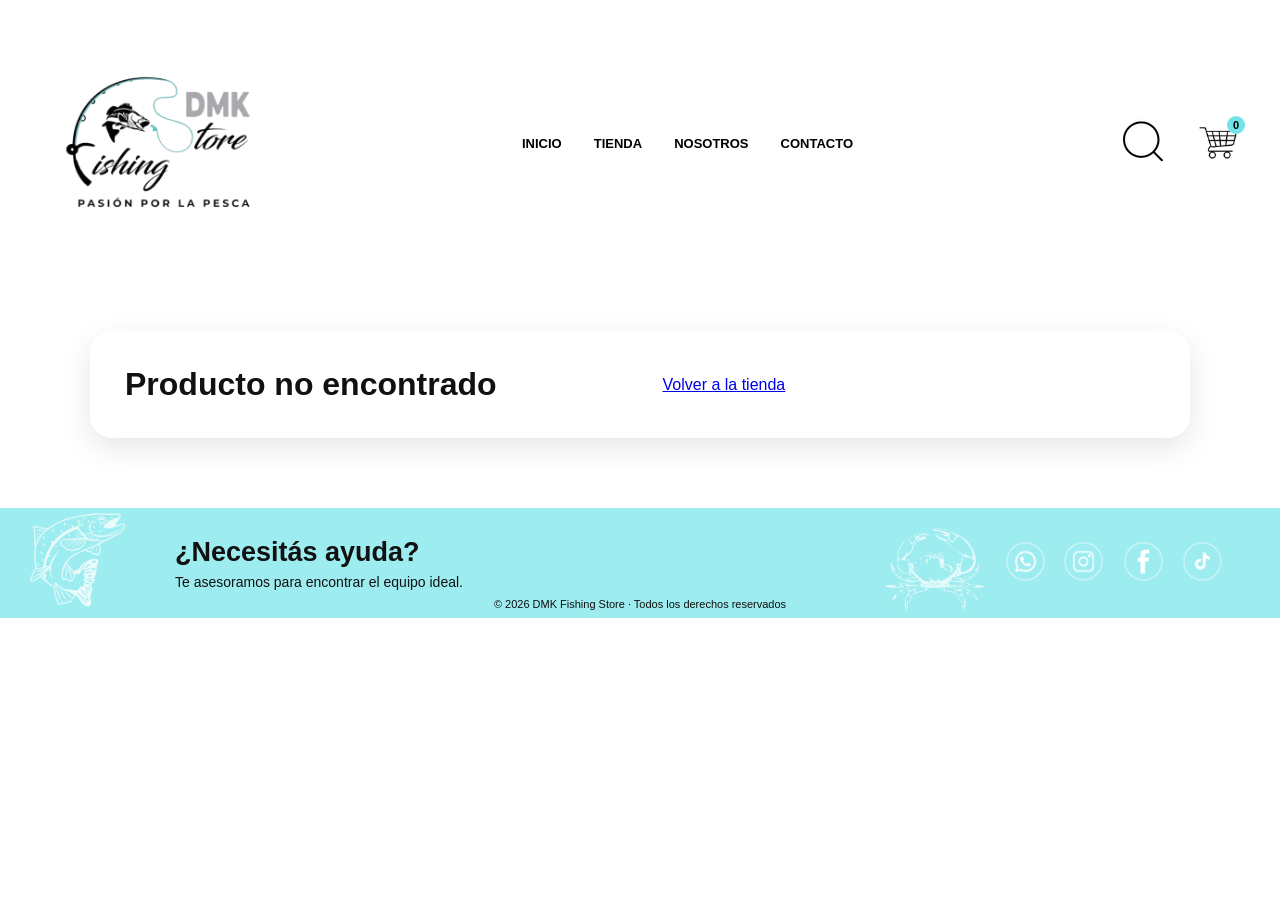
<file: pantalla_producto.html>
<!DOCTYPE html> <!-- ! -->
<html lang="en">
<link>
    <meta charset="UTF-8">
    <meta name="viewport" content="width=device-width, initial-scale=1.0">
    <title>Tienda | DMK Fishing Store</title>
    <link rel="stylesheet" href="style.css">
</head>
<body>
  <main class="desktop">

    <header class="header">
      <img src="img_header/logo_header.png" alt="DMK Fishing Store" class="logo">

      <nav class="navbar">
        <a href="index.html">INICIO</a>
        <a href="tienda.html">TIENDA</a>
        <a href="nosotros.html">NOSOTROS</a>
        <a href="contacto.html">CONTACTO</a>
      </nav>

      <div class="header-icons">
        <img src="img_header/search_icon.png" alt="Buscar" class="header-icons img">
        <a href="pantalla_carrito.html" class="enlace-carrito">
            <img
                src="img_header/carrito_icon.png"
                alt="Ver carrito"
                class="header-icon-img"
            >

            <span id="contadorCarrito" class="contador-carrito">
                0
            </span>
        </a>
      </div>
    </header>

    <main class="detalle-producto">

        <div class="detalle-imagen">
            <img id="imagenProducto" src="" alt="">
        </div>

        <div class="detalle-info">

            <a href="tienda.html" class="volver">
                ← Volver a la tienda
            </a>

            <p id="categoriaProducto" class="categoria-producto"></p>

            <h1 id="nombreProducto"></h1>

            <p id="modeloProducto" class="modelo-producto"></p>

            <h2 id="precioProducto" class="precio-producto"></h2>

            <p id="descripcionProducto" class="descripcion-producto"></p>

            <div class="caracteristicas-producto">
                <h3>Características</h3>
                <ul id="listaDetalles"></ul>
            </div>

            <button
                class="btn-comprar"
                id="btnAgregarCarrito"
                type="button"
            >
                Agregar al carrito
            </button>

        </div>

    </main>

    <script src="js/producto.js"></script>

    <footer class="footer">
            <img src="img_footer/pescado_decorativo_footer.png" alt="" class="footer-decoracion-pescado">

            <div class="footer-texto">
                <h2>¿Necesitás ayuda?</h2>
                <p>Te asesoramos para encontrar el equipo ideal.</p>
            </div>

            <img src="img_footer/cangrejo_decorativo_footer.png" alt="" class="footer-decoracion-cangrejo">

            <div class="footer-redes">
                <a href="" target="_blank">
                    <img src="img_footer/logo_whatsapp_footer.png" alt="WhatsApp">
                </a>

                <a href="https://www.instagram.com/store_dmk?igsh=MmlsZzRmYTc1ODk5" target="_blank">
                    <img src="img_footer/logo_insta_footer.png" alt="Instagram">
                </a>

                <a href="https://www.facebook.com/share/14envQaKYx1/" target="_blank">
                    <img src="img_footer/logo_facebook_footer.png" alt="Facebook">
                </a>

                <a href="https://www.tiktok.com/@dmkfishing?_r=1&_t=ZS-96pMe8b1P9x" target="_blank">
                    <img src="img_footer/logo_tiktok_footer.png" alt="TikTok">
                </a>
            </div>

            <p class="copyright">
                © 2026 DMK Fishing Store · Todos los derechos reservados
            </p>
            </footer>

    </main>

</body>

</html>
</file>
<file: style.css>
/* RESET */
*{
    margin: 0;
    padding: 0;
    box-sizing: border-box;
    font-family: Arial, Helvetica, sans-serif;
}

body{
    background-color: #ffffff;
    color: #111111;
    height: 100%;
}

/* DESKTOP */
.desktop{
    width: 100%;
    max-width: 1200px;
    margin: auto;
    min-height: 100vh;
    display: flex;
    flex-direction: column;
}

/* HEADER */

.header {
    display: flex;
    align-items: center;
    justify-content: space-between;
    padding: 18px 35px;
}

.logo {
    width: 250px;
    height: 250px;
}

.navbar {
    display: flex;
    align-items: center;
    gap: 32px;
}

.navbar a {
    text-decoration: none;
    color: black;
    font-size: 13px;
    font-weight: 600;
}

.header-icons {
    display: flex;
    align-items: center;
}

.header-icons-img {
    width: 50px;
    height: 50px;
    object-fit: contain;
}

/* BANNER PRINCIPAL */

.banner-principal {
    display: flex;
    align-items: center;
    justify-content: space-between;
    gap: 45px;
    padding: 45px 35px 55px;
}

.banner-texto {
    width: 55%;
}

.banner-texto h1 {
    font-size: 45px;
    line-height: 1.12;
    margin-bottom: 18px;
}

.banner-texto span {
    color: #72E3E7;
}

.banner-texto p {
    font-size: 16px;
    line-height: 1.6;
    margin-bottom: 25px;
    max-width: 610px;
}

.banner-imagen {
    width: 45%;
}

.banner-imagen img {
    display: block;
    width: 100%;
    height: 330px;
    object-fit: cover;
    border-radius: 8px;
    box-shadow: 10 12px 30px rgba(54, 129, 143, 0.12);
}

.btn-tienda{
    display: inline-flex;
    align-items: center;
    gap: 9px;
    background-color: #72E3E7;
    color: white;
    text-decoration: none;
    padding: 13px 23px;
    border-radius: 15px;
    font-weight: bold;
}

.btn-tienda img{
    width: 20px;
}


/* SERVICIOS */

.servicios-brindados{
    display: flex;
    justify-content: space-between;
    padding: 0 40px 50px;
    gap: 30px;
}

.servicio{
    display: flex;
    align-items: center;
    gap: 18px;
    width: 33%;
}

.icono-servicio{
    width: 65px;
    height: 65px;
    background-color: #DDFBFC;
    border-radius: 50%;
    display: flex;
    align-items: center;
    justify-content: center;
}

.icono-servicio img{
    width: 60px;
}

.servicio h3{
    font-size: 16px;
    margin-bottom: 8px;
}

.servicio p{
    font-size: 14px;
    line-height: 1.5;
}

/* PRODUCTOS */

.productos-recomendados{
    padding: 0 40px 60px;
}

.titulo-productos{
    display: flex;
    align-items: center;
    justify-content: space-between;
    margin-bottom: 30px;
}

.titulo-productos p{
    color: #72E3E7;
    font-size: 14px;
    font-weight: bold;
    margin-bottom: 10px;
}

.titulo-productos h2{
    font-size: 42px;
}

.btn-ver-todos{
    border: 2px solid #72E3E7;
    padding: 12px 25px;
    border-radius: 30px;
    text-decoration: none;
    color: #72E3E7;
    font-weight: bold;
}

.productos-grid{
    display: flex;
    gap: 25px;
}

.producto-card{
    background-color: white;
    border-radius: 18px;
    padding: 20px;
    width: 100%;
    box-shadow: 0 2px 10px rgba(0,0,0,0.08);
    display: flex;
    align-items: center;
    gap: 20px;
}

.producto-card img{
    width: 45%;
    margin-bottom: 15px;
}

.producto-card h3{
    font-size: 18px;
    margin-bottom: 12px;
}

.producto-card p{
    font-weight: bold;
}

.producto-info{
    display: flex;
    flex-direction: column;
    gap: 10px;
}

/* TIENDA categorias */
.categorias-tienda{
    display: flex;
    gap: 22px;
    padding: 0 80px 40px;
    flex-wrap: wrap;
}

.categorias-tienda button{
    width: 130px;
    height: 30px;

    border-radius: 30px;
    border: 1.5px solid #D9D9D9;

    background-color: white;

    font-size: 15px;
    font-weight: 600;

    cursor: pointer;

    transition: 0.3s;
}

.categorias-tienda button:hover{
    background-color: #72E3E7;
    color: white;
    border: none;
}

.categoria-activa{
    background-color: #72E3E7 !important;
    color: white;
    border: none !important;
}

/* TIENDA */
.productos-tienda {
  display: grid;
  grid-template-columns: repeat(4, 1fr);
  gap: 28px;
  padding: 40px 80px;
}

.productos-tienda .producto-card {
  background: white;
  border-radius: 14px;
  padding: 18px;
  min-height: 320px;
  box-shadow: 0 4px 12px rgba(0, 0, 0, 0.10);
  display: flex;
  flex-direction: column;
  justify-content: space-between;
}

.productos-tienda .producto-card img {
  width: 100%;
  height: 150px;
  object-fit: contain;
  margin-bottom: 15px;
}

.productos-tienda .producto-info {
  display: flex;
  flex-direction: column;
  gap: 1px;
}

.productos-tienda .producto-info h3 {
  font-size: 16px;
  font-weight: 700;
}

.productos-tienda .producto-info p {
  font-size: 14px;
}

.productos-tienda .producto-info span {
  font-size: 15px;
  font-weight: 700;
  margin-top: 5px;
}

.productos-tienda .producto-card {
  position: relative;
}

.btn-carrito {
  position: absolute;
  right: 18px;
  bottom: 18px;
  width: 30px;
  height: 35px;
  border: none;
  border-radius: 12px;
  background: #72E3E7;
  cursor: pointer;
}

.ordenar{
    display: flex;
    align-items: center;
    gap: 10px;
}

.ordenar label{
    font-weight: bold;
    color: #000000;
}

.ordenar select{
    padding: 8px 12px;
    border: 1px solid #ccc;
    border-radius: 8px;
    background-color: white;
    cursor: pointer;
}

.buscador-section{
    display: flex;
    justify-content: flex-end;
    align-items: center;
    gap: 20px;
    margin: 20px 50px;
}

.buscador{
    display: flex;
    align-items: right;
    border: 1px solid #ccc;
    border-radius: 8px;
    overflow: hidden;
    width: 300px;
    height: 40px;
}

.buscador input{
    border: none;
    padding: 12px;
    flex: 1;
    outline: none;
}

#btnBuscar{
    display: flex;
    justify-content: center;
    align-items: center;
    border: none;
    background: #72E3E7;
    padding: 12px 15px;
    cursor: pointer;
}

#btnBuscar img{
    width: 25px;
    height: 25px;
}

.paginacion{
    display: flex;
    justify-content: center;
    align-items: center;
    gap: 10px;
    margin: 40px 0;
}

.paginacion button{
    width: 40px;
    height: 30px;
    border: none;
    border-radius: 8px;
    background-color: white;
    color: #000000;
    font-weight: bold;
    cursor: pointer;
    transition: 0.3s;
}

.paginacion button:hover{
    background-color: #72E3E7;
    color: white;
    transform: translateY(-2px);
}

.enlace-producto {
    display: block;
    color: inherit;
    text-decoration: none;
}

.imagen-no-disponible {
    width: 100%;
    height: 220px;
    display: flex;
    align-items: center;
    justify-content: center;
    background-color: #eef3f4;
    color: #6d7779;
    font-size: 14px;
}

/* CARRITO */
.enlace-carrito {
    position: relative;
    width: 55px;
    height: 55px;

    display: flex;
    align-items: center;
    justify-content: center;

    overflow: visible;
}

.enlace-carrito .header-icon-img {
    width: 40px;
    height: 40px;
    object-fit: contain;

    transform: scale(1.7);
}

.header-icons-img {
    width: 40px;
}

.contador-carrito {
    position: absolute;
    top: 0;
    right: 0;

    min-width: 18px;
    height: 18px;
    padding: 0 4px;

    display: flex;
    align-items: center;
    justify-content: center;

    background-color: #72e3e7;
    color: black;
    border-radius: 50%;

    font-size: 11px;
    font-weight: bold;
    z-index: 2;
}

/* =========================
   PANTALLA DEL CARRITO
========================= */

.pagina-carrito {
    width: min(1120px, 90%);
    margin: 0 auto;
    padding: 55px 0 100px;
}


/* Encabezado */

.carrito-encabezado {
    margin-bottom: 48px;

    display: flex;
    align-items: flex-end;
    justify-content: space-between;
    gap: 35px;
}

.carrito-etiqueta {
    display: inline-block;

    margin-bottom: 14px;
    padding: 8px 16px;

    background-color: #9deef0;
    border-radius: 30px;

    font-size: 13px;
    font-weight: bold;
    letter-spacing: 1px;
    text-transform: uppercase;
}

.carrito-encabezado h1 {
    margin: 0 0 14px;

    font-size: clamp(45px, 5vw, 65px);
    line-height: 1;
    letter-spacing: -2px;
}

.carrito-encabezado p {
    max-width: 600px;
    margin: 0;

    color: #586164;
    font-size: 17px;
    line-height: 1.7;
}

.btn-seguir-comprando {
    flex-shrink: 0;

    padding: 13px 21px;

    color: #15191a;
    border: 1px solid #d9e1e1;
    border-radius: 11px;

    font-weight: bold;
    text-decoration: none;

    transition:
        border-color 0.2s,
        background-color 0.2s,
        transform 0.2s;
}

.btn-seguir-comprando:hover {
    background-color: #edfafa;
    border-color: #72e3e7;
    transform: translateY(-2px);
}


/* Distribución */

.carrito-contenido {
    display: grid;
    grid-template-columns: minmax(0, 1fr) 340px;
    align-items: start;
    gap: 28px;
}

.carrito-lista {
    min-width: 0;
}

.carrito-lista-encabezado {
    margin-bottom: 20px;

    display: flex;
    align-items: flex-end;
    justify-content: space-between;
    gap: 20px;
}

.carrito-lista-encabezado p {
    margin: 0 0 5px;

    color: #278e92;
    font-size: 12px;
    font-weight: bold;
    letter-spacing: 1.2px;
    text-transform: uppercase;
}

.carrito-lista-encabezado h2 {
    margin: 0;
    font-size: 30px;
}

#cantidadProductosCarrito {
    padding: 7px 12px;

    background-color: #edf8f8;
    border-radius: 20px;

    color: #4d595b;
    font-size: 13px;
    font-weight: bold;
}


/* Tarjeta de producto */

.producto-carrito {
    position: relative;

    margin-bottom: 18px;
    padding: 22px;

    display: grid;
    grid-template-columns: 125px minmax(180px, 1fr) auto auto;
    align-items: center;
    gap: 22px;

    background-color: white;
    border: 1px solid #e2e9e9;
    border-radius: 20px;

    transition:
        box-shadow 0.25s,
        transform 0.25s,
        border-color 0.25s;
}

.producto-carrito:hover {
    transform: translateY(-3px);
    border-color: #bceff1;
    box-shadow: 0 13px 30px rgba(0, 0, 0, 0.07);
}

.producto-carrito-imagen {
    width: 125px;
    height: 125px;

    display: flex;
    align-items: center;
    justify-content: center;

    overflow: hidden;

    background-color: #f5f8f8;
    border-radius: 16px;
}

.producto-carrito-imagen img {
    width: 100%;
    height: 100%;

    display: block;
    object-fit: contain;

    padding: 10px;
    box-sizing: border-box;
}

.imagen-carrito-vacia {
    color: #7a8587;
    font-size: 13px;
}

.producto-carrito-categoria {
    display: block;
    margin-bottom: 7px;

    color: #278e92;
    font-size: 12px;
    font-weight: bold;
    letter-spacing: 1px;
    text-transform: uppercase;
}

.producto-carrito-info h2 {
    margin: 0 0 7px;

    font-size: 21px;
    line-height: 1.25;
}

.producto-carrito-info p {
    margin: 0 0 13px;

    color: #667174;
    font-size: 14px;
}

.precio-unitario {
    font-size: 16px;
}

.producto-carrito-controles {
    text-align: center;
}

.cantidad-titulo,
.producto-carrito-precio span {
    display: block;
    margin-bottom: 9px;

    color: #748083;
    font-size: 12px;
    font-weight: bold;
    text-transform: uppercase;
}

.cantidad-carrito {
    display: flex;
    align-items: center;
    justify-content: center;
    gap: 11px;

    padding: 5px;

    background-color: #f1f6f6;
    border-radius: 12px;
}

.btn-cantidad {
    width: 33px;
    height: 33px;

    border: none;
    border-radius: 9px;

    background-color: white;
    color: #15191a;

    font-size: 19px;
    font-weight: bold;
    cursor: pointer;
}

.btn-cantidad:hover {
    background-color: #9deef0;
}

.cantidad-carrito > span {
    min-width: 25px;

    font-size: 15px;
    font-weight: bold;
    text-align: center;
}

.producto-carrito-precio {
    min-width: 115px;
    text-align: right;
}

.producto-carrito-precio strong {
    font-size: 18px;
}

.btn-eliminar {
    position: absolute;
    right: 20px;
    bottom: 13px;

    padding: 4px;

    border: none;
    background: transparent;
    color: #9a4c4c;

    font-size: 12px;
    font-weight: bold;
    cursor: pointer;
}

.btn-eliminar:hover {
    color: #c23838;
    text-decoration: underline;
}


/* Resumen */

.resumen-carrito {
    position: sticky;
    top: 25px;

    padding: 30px;

    background-color: #15191a;
    color: white;
    border-radius: 22px;
}

.resumen-oculto {
    display: none;
}

.resumen-etiqueta {
    display: block;
    margin-bottom: 7px;

    color: #9deef0;
    font-size: 12px;
    font-weight: bold;
    letter-spacing: 1.2px;
    text-transform: uppercase;
}

.resumen-carrito h2 {
    margin: 0 0 30px;
    font-size: 27px;
}

.resumen-fila {
    padding: 13px 0;

    display: flex;
    justify-content: space-between;
    gap: 20px;

    color: #d6dddd;
}

.resumen-fila strong {
    color: white;
    text-align: right;
}

.envio-pendiente {
    color: #9deef0 !important;
}

.resumen-separador {
    height: 1px;
    margin: 15px 0 22px;

    background-color: rgba(255, 255, 255, 0.17);
}

.resumen-total {
    margin-bottom: 25px;

    display: flex;
    align-items: center;
    justify-content: space-between;
    gap: 20px;
}

.resumen-total span {
    font-size: 17px;
    font-weight: bold;
}

.resumen-total strong {
    color: #9deef0;
    font-size: 26px;
}

.btn-finalizar {
    width: 100%;
    padding: 14px 18px;

    border: none;
    border-radius: 11px;

    background-color: #9deef0;
    color: #15191a;

    font-size: 15px;
    font-weight: bold;
    cursor: pointer;
}

.btn-finalizar:hover {
    background-color: #72e3e7;
}

.resumen-nota {
    margin: 17px 0 0;

    color: #abb6b8;
    font-size: 12px;
    line-height: 1.55;
    text-align: center;
}


/* Carrito vacío */

.carrito-vacio {
    min-height: 420px;
    padding: 55px 30px;

    display: flex;
    flex-direction: column;
    align-items: center;
    justify-content: center;

    background-color: #f3f8f8;
    border: 1px dashed #bcdedf;
    border-radius: 24px;

    text-align: center;
}

.carrito-vacio-icono {
    width: 78px;
    height: 78px;

    margin-bottom: 22px;

    display: flex;
    align-items: center;
    justify-content: center;

    background-color: #9deef0;
    border-radius: 50%;

    font-size: 34px;
}

.carrito-vacio > span {
    margin-bottom: 7px;

    color: #278e92;
    font-size: 12px;
    font-weight: bold;
    letter-spacing: 1.2px;
    text-transform: uppercase;
}

.carrito-vacio h2 {
    margin: 0 0 13px;
    font-size: 30px;
}

.carrito-vacio p {
    max-width: 490px;
    margin: 0 0 25px;

    color: #5f6a6d;
    line-height: 1.7;
}

.btn-carrito-vacio {
    padding: 13px 23px;

    background-color: #15191a;
    color: white;
    border-radius: 10px;

    font-weight: bold;
    text-decoration: none;
}

.btn-carrito-vacio:hover {
    background-color: #46cdd2;
}

.carrito-error {
    padding: 45px;

    background-color: #fff2f2;
    border-radius: 20px;

    text-align: center;
}


/* Beneficios */

.beneficios-carrito {
    margin-top: 70px;

    display: grid;
    grid-template-columns: repeat(3, 1fr);
    gap: 20px;
}

.beneficios-carrito article {
    padding: 22px;

    display: flex;
    align-items: center;
    gap: 16px;

    background-color: #f3f8f8;
    border-radius: 17px;
}

.beneficios-carrito article > span {
    width: 43px;
    height: 43px;
    flex-shrink: 0;

    display: flex;
    align-items: center;
    justify-content: center;

    background-color: #9deef0;
    border-radius: 12px;

    font-weight: bold;
}

.beneficios-carrito h3 {
    margin: 0 0 5px;
    font-size: 16px;
}

.beneficios-carrito p {
    margin: 0;

    color: #657073;
    font-size: 13px;
    line-height: 1.5;
}

/* Responsive */

@media (max-width: 920px) {
    .carrito-contenido {
        grid-template-columns: 1fr;
    }

    .resumen-carrito {
        position: static;
    }

    .producto-carrito {
        grid-template-columns:
            115px
            minmax(0, 1fr)
            auto;
    }

    .producto-carrito-precio {
        grid-column: 2 / 4;
        text-align: left;
    }

    .beneficios-carrito {
        grid-template-columns: 1fr;
    }
}

@media (max-width: 650px) {
    .pagina-carrito {
        padding-top: 35px;
    }

    .carrito-encabezado {
        flex-direction: column;
        align-items: flex-start;
    }

    .carrito-encabezado h1 {
        font-size: 44px;
    }

    .producto-carrito {
        grid-template-columns: 90px 1fr;
        gap: 16px;
        padding: 17px;
    }

    .producto-carrito-imagen {
        width: 90px;
        height: 90px;
    }

    .producto-carrito-controles,
    .producto-carrito-precio {
        grid-column: 2;
        text-align: left;
    }

    .producto-carrito-controles {
        display: flex;
        align-items: center;
        gap: 12px;
    }

    .cantidad-titulo {
        margin: 0;
    }

    .btn-eliminar {
        position: static;
        grid-column: 2;

        width: fit-content;
        padding: 0;
    }

    .carrito-lista-encabezado {
        align-items: flex-start;
    }

    .carrito-vacio {
        min-height: 350px;
    }
}

.carrito-contenido {
    margin-bottom: 80px;
}

.carrito-contenido:has(.resumen-oculto) {
    grid-template-columns: 1fr;
}

.carrito-vacio {
    width: 100%;
    box-sizing: border-box;
}

/* PRODUCTO */

.detalle-producto {
    width: 90%;
    max-width: 1100px;
    margin: 45px auto 70px;
    padding: 35px;

    display: grid;
    grid-template-columns: 1fr 1fr;
    gap: 45px;
    align-items: center;

    background-color: white;
    border-radius: 22px;
    box-shadow: 0 10px 30px rgba(0, 0, 0, 0.1);

    box-sizing: border-box;
}

.detalle-imagen {
    width: 100%;
    height: 450px;
    padding: 25px;

    display: flex;
    align-items: center;
    justify-content: center;

    background-color: #f4f8f9;
    border-radius: 18px;
    box-sizing: border-box;
}

.detalle-imagen img {
    width: 100%;
    height: 100%;
    object-fit: contain;
    display: block;
}

.detalle-info {
    display: flex;
    flex-direction: column;
    align-items: flex-start;
}

.volver {
    margin-bottom: 18px;
    color: #159aa2;
    font-size: 15px;
    font-weight: bold;
    text-decoration: none;
}

.volver:hover {
    text-decoration: underline;
}

.categoria-producto {
    margin: 0 0 8px;

    color: #159aa2;
    font-size: 14px;
    font-weight: bold;
    text-transform: uppercase;
    letter-spacing: 1px;
}

.detalle-info h1 {
    margin: 0 0 8px;
    font-size: 36px;
    line-height: 1.1;
}

.modelo-producto {
    margin: 0 0 18px;
    color: #666;
    font-size: 17px;
}

.precio-producto {
    margin: 0 0 20px;
    font-size: 30px;
    color: #111;
}

.descripcion-producto {
    margin: 0 0 22px;
    color: #444;
    font-size: 16px;
    line-height: 1.6;
}

.caracteristicas-producto {
    width: 100%;
    margin-bottom: 24px;
    padding: 20px;

    background-color: #f4f8f9;
    border-radius: 14px;
    box-sizing: border-box;
}

.caracteristicas-producto h3 {
    margin: 0 0 12px;
    font-size: 18px;
}

.caracteristicas-producto ul {
    margin: 0;
    padding-left: 20px;
}

.caracteristicas-producto li {
    margin-bottom: 7px;
    color: #444;
}

.btn-comprar {
    width: 100%;
    max-width: 320px;
    padding: 15px 22px;

    border: none;
    border-radius: 14px;

    background-color: #62dbe0;
    color: #111;

    font-size: 16px;
    font-weight: bold;
    cursor: pointer;

    transition: transform 0.2s ease,
                box-shadow 0.2s ease;
}

.btn-comprar:hover {
    transform: translateY(-2px);
    box-shadow: 0 8px 18px rgba(0, 0, 0, 0.15);
}


/* FOOTER */

.footer {
    background-color: #9DECF0;
    min-height: 110px;
    padding: 25px 40px;
    display: flex;
    align-items: center;
    justify-content: space-between;
    position: relative;
}

.footer-texto {
    margin-left: 135px;
}

.footer-texto h2 {
    font-size: 27px;
    margin: 0 0 6px;
}

.footer-texto p {
    font-size: 14px;
    margin: 0;
}

.footer-redes {
    display: flex;
    align-items: center;
    gap: 14px;
    margin-right: 15px;
}

.footer-redes img {
    width: 45px;
    height: 45px;
    object-fit: contain;
}

.footer-decoracion-pescado {
    width: 115px;
    position: absolute;
    left: 18px;
    bottom: 0;
    opacity: 0.8;
}

.footer-decoracion-cangrejo {
    width: 100px;
    position: absolute;
    right: 295px;
    bottom: 0;
    left: auto;
    opacity: 0.8;
}

.copyright {
    position: absolute;
    bottom: 8px;
    left: 50%;
    transform: translateX(-50%);
    width: max-content;
    font-size: 11px;
}

/* CONTACTO */
.pagina-contacto {
    padding-bottom: 100px;
}


/* Encabezado/contacto */
.contacto-hero {
    width: min(900px, 88%);
    margin: 70px auto 65px;

    text-align: center;
}

.contacto-etiqueta {
    display: inline-block;

    margin-bottom: 18px;
    padding: 8px 17px;

    background-color: #9deef0;
    border-radius: 30px;

    font-size: 13px;
    font-weight: bold;
    letter-spacing: 1px;
    text-transform: uppercase;
}

.contacto-hero h1 {
    max-width: 800px;
    margin: 0 auto 22px;

    font-size: clamp(43px, 5vw, 68px);
    line-height: 1.05;
    letter-spacing: -2px;
}

.contacto-hero p {
    max-width: 650px;
    margin: 0 auto;

    color: #535b5d;
    font-size: 18px;
    line-height: 1.7;
}


/* Contenido principal */

.contacto-principal {
    width: min(1120px, 90%);
    margin: 0 auto 90px;

    display: grid;
    grid-template-columns: 1.1fr 0.9fr;
    gap: 28px;
}


/* Tarjeta izquierda */

.contacto-datos {
    padding: 45px;

    background-color: #f3f7f7;
    border-radius: 24px;
}

.subtitulo-contacto {
    margin: 0 0 9px;

    color: #278e92;
    font-size: 13px;
    font-weight: bold;
    letter-spacing: 1.4px;
    text-transform: uppercase;
}

.contacto-datos > h2 {
    max-width: 530px;
    margin: 0 0 14px;

    font-size: 36px;
    line-height: 1.2;
}

.contacto-introduccion {
    max-width: 570px;
    margin: 0 0 32px;

    color: #596164;
    font-size: 16px;
    line-height: 1.7;
}

.dato-contacto {
    display: flex;
    align-items: center;
    gap: 18px;

    padding: 19px 0;

    border-bottom: 1px solid #dce5e5;
}

.dato-contacto:last-child {
    border-bottom: none;
}

.dato-contacto-icono {
    width: 48px;
    height: 48px;
    flex-shrink: 0;

    display: flex;
    align-items: center;
    justify-content: center;

    background-color: #9deef0;
    border-radius: 14px;

    font-size: 20px;
}

.dato-contacto span {
    display: block;
    margin-bottom: 5px;

    color: #657073;
    font-size: 13px;
    font-weight: bold;
    text-transform: uppercase;
}

.dato-contacto a,
.dato-contacto p {
    margin: 0;

    color: #15191a;
    font-size: 17px;
    font-weight: bold;
    text-decoration: none;
}

.dato-contacto a:hover {
    color: #278e92;
}


/* Columna derecha */

.contacto-lateral {
    display: flex;
    flex-direction: column;
    gap: 28px;
}


/* Horario */

.horario-contacto {
    padding: 34px;

    background-color: #15191a;
    color: white;
    border-radius: 24px;
}

.horario-encabezado {
    display: flex;
    justify-content: space-between;
    align-items: flex-start;

    margin-bottom: 30px;
}

.horario-encabezado p {
    margin: 0 0 7px;

    color: #9deef0;
    font-size: 13px;
    font-weight: bold;
    letter-spacing: 1px;
    text-transform: uppercase;
}

.horario-encabezado h2 {
    margin: 0;
    font-size: 27px;
}

.horario-icono {
    width: 46px;
    height: 46px;

    display: flex;
    align-items: center;
    justify-content: center;

    background-color: #9deef0;
    color: #15191a;
    border-radius: 50%;

    font-size: 25px;
}

.horario-fila {
    display: flex;
    justify-content: space-between;
    gap: 20px;

    padding: 17px 0;

    border-top: 1px solid rgba(255, 255, 255, 0.15);
}

.horario-fila span {
    color: #cad1d2;
}

.horario-fila strong {
    text-align: right;
}

.horario-cerrado {
    color: #9deef0;
}


/* Ubicación */

.ubicacion-contacto {
    position: relative;
    overflow: hidden;

    min-height: 245px;
    padding: 35px;

    display: flex;
    align-items: center;

    background-color: #9deef0;
    border-radius: 24px;
}

.ubicacion-contenido {
    position: relative;
    z-index: 2;

    max-width: 340px;
}

.ubicacion-contenido > span {
    display: block;
    margin-bottom: 7px;

    color: #277f82;
    font-size: 13px;
    font-weight: bold;
    letter-spacing: 1px;
    text-transform: uppercase;
}

.ubicacion-contenido h2 {
    margin: 0 0 12px;
    font-size: 29px;
}

.ubicacion-contenido p {
    margin: 0 0 24px;

    color: #334143;
    font-size: 15px;
    line-height: 1.6;
}

.btn-mapa {
    display: inline-block;

    padding: 12px 20px;

    background-color: #15191a;
    color: white;
    border-radius: 10px;

    font-weight: bold;
    text-decoration: none;

    transition:
        transform 0.2s,
        background-color 0.2s;
}

.btn-mapa:hover {
    background-color: #278e92;
    transform: translateY(-2px);
}

.ubicacion-decoracion {
    position: absolute;
    right: -10px;
    bottom: -35px;

    font-size: 145px;
    opacity: 0.15;
}


/* Redes */

.redes-contacto {
    width: min(1120px, 90%);
    margin: 0 auto 90px;
}

.redes-contacto-titulo {
    margin-bottom: 35px;
    text-align: center;
}

.redes-contacto-titulo p {
    margin: 0 0 8px;

    color: #278e92;
    font-size: 13px;
    font-weight: bold;
    letter-spacing: 1.4px;
    text-transform: uppercase;
}

.redes-contacto-titulo h2 {
    margin: 0;
    font-size: 39px;
}

.redes-contacto-grid {
    display: grid;
    grid-template-columns: repeat(3, 1fr);
    gap: 22px;
}

.red-contacto-card {
    padding: 25px;

    display: grid;
    grid-template-columns: 52px 1fr auto;
    align-items: center;
    gap: 17px;

    background-color: white;
    color: #15191a;
    border: 1px solid #e1e8e8;
    border-radius: 18px;

    text-decoration: none;

    transition:
        transform 0.25s,
        box-shadow 0.25s,
        border-color 0.25s;
}

.red-contacto-card:hover {
    transform: translateY(-6px);

    border-color: #9deef0;
    box-shadow: 0 14px 30px rgba(0, 0, 0, 0.08);
}

.red-contacto-icono {
    width: 52px;
    height: 52px;

    display: flex;
    align-items: center;
    justify-content: center;

    background-color: #9deef0;
    border-radius: 14px;

    font-size: 15px;
    font-weight: bold;
}

.red-contacto-card h3 {
    margin: 0 0 5px;
    font-size: 19px;
}

.red-contacto-card p {
    margin: 0;
    color: #687174;
}

.red-contacto-card > strong {
    font-size: 24px;
}


/* Llamado final */

.contacto-llamado {
    width: min(1060px, 86%);
    margin: 0 auto;

    padding: 44px 50px;

    display: flex;
    align-items: center;
    justify-content: space-between;
    gap: 35px;

    background-color: #edf8f8;
    border-radius: 24px;
}

.contacto-llamado p {
    margin: 0 0 8px;

    color: #278e92;
    font-size: 13px;
    font-weight: bold;
    letter-spacing: 1px;
    text-transform: uppercase;
}

.contacto-llamado h2 {
    max-width: 630px;
    margin: 0;

    font-size: 31px;
    line-height: 1.25;
}

.btn-contacto-whatsapp {
    flex-shrink: 0;

    padding: 14px 23px;

    background-color: #15191a;
    color: white;
    border-radius: 10px;

    font-weight: bold;
    text-decoration: none;

    transition:
        transform 0.2s,
        background-color 0.2s;
}

.btn-contacto-whatsapp:hover {
    background-color: #46cdd2;
    transform: translateY(-2px);
}

/* NOSOTROS */ 
.nosotros-hero {
    width: min(1180px, 90%);
    margin: 55px auto 90px;

    display: grid;
    grid-template-columns: 0.9fr 1.1fr;
    align-items: center;
    gap: 65px;
}

.nosotros-hero-contenido {
    padding-left: 15px;
}

.nosotros-etiqueta {
    display: inline-block;

    margin-bottom: 18px;
    padding: 8px 16px;

    background-color: #9deef0;
    border-radius: 30px;

    font-size: 13px;
    font-weight: bold;
    letter-spacing: 1px;
    text-transform: uppercase;
}

.nosotros-hero h1 {
    margin: 0 0 24px;

    font-size: clamp(45px, 5vw, 72px);
    line-height: 1.02;
    letter-spacing: -2px;
}

.nosotros-hero-contenido > p {
    max-width: 510px;
    margin-bottom: 32px;

    font-size: 18px;
    line-height: 1.75;
    color: #4d5557;
}

.btn-nosotros-tienda {
    display: inline-block;

    padding: 14px 25px;

    background-color: #15191a;
    color: white;
    border-radius: 10px;

    text-decoration: none;
    font-weight: bold;

    transition: transform 0.2s, background-color 0.2s;
}

.btn-nosotros-tienda:hover {
    background-color: #46cdd2;
    transform: translateY(-2px);
}

.nosotros-hero-imagen {
    height: 520px;
    overflow: hidden;

    border-radius: 30px 8px 30px 8px;
    box-shadow: 15px 15px 0 #9deef0;
}

.nosotros-hero-imagen img {
    width: 100%;
    height: 100%;

    display: block;
    object-fit: cover;
}


/* Historia */

.historia-nosotros {
    width: min(1050px, 86%);
    margin: 0 auto 100px;

    display: grid;
    grid-template-columns: 130px 1fr;
    gap: 40px;

    padding: 60px;

    background-color: #f3f7f7;
    border-radius: 24px;
}

.historia-numero span {
    font-size: 50px;
    font-weight: bold;
    color: #55d5d9;
}

.historia-numero div {
    width: 2px;
    height: 110px;
    margin: 15px 0 0 25px;

    background-color: #55d5d9;
}

.subtitulo-nosotros {
    margin: 0 0 10px;

    color: #278e92;
    font-size: 14px;
    font-weight: bold;
    letter-spacing: 1.5px;
    text-transform: uppercase;
}

.historia-contenido h2 {
    max-width: 680px;
    margin: 0 0 25px;

    font-size: 38px;
    line-height: 1.2;
}

.historia-contenido > p:not(.subtitulo-nosotros) {
    margin: 0 0 16px;

    font-size: 17px;
    line-height: 1.75;
    color: #535b5d;
}


/* Valores */

.valores-nosotros {
    width: min(1180px, 90%);
    margin: 0 auto 100px;
}

.titulo-seccion-nosotros {
    margin-bottom: 40px;
    text-align: center;
}

.titulo-seccion-nosotros p {
    margin-bottom: 8px;

    color: #278e92;
    font-size: 14px;
    font-weight: bold;
    letter-spacing: 1.5px;
    text-transform: uppercase;
}

.titulo-seccion-nosotros h2 {
    margin: 0;
    font-size: 42px;
}

.valores-nosotros-grid {
    display: grid;
    grid-template-columns: repeat(3, 1fr);
    gap: 25px;
}

.valor-nosotros-card {
    padding: 38px 30px;

    background-color: white;
    border: 1px solid #e2e9e9;
    border-radius: 20px;

    transition: transform 0.25s, box-shadow 0.25s;
}

.valor-nosotros-card:hover {
    transform: translateY(-7px);
    box-shadow: 0 15px 35px rgba(0, 0, 0, 0.09);
}

.valor-icono {
    width: 54px;
    height: 54px;

    display: flex;
    align-items: center;
    justify-content: center;

    margin-bottom: 23px;

    background-color: #9deef0;
    border-radius: 14px;

    font-size: 25px;
    font-weight: bold;
}

.valor-nosotros-card h3 {
    margin: 0 0 14px;
    font-size: 23px;
}

.valor-nosotros-card p {
    margin: 0;

    color: #596164;
    font-size: 16px;
    line-height: 1.7;
}


/* Misión y visión */

.proposito-nosotros {
    width: min(1100px, 88%);
    margin: 0 auto 100px;

    display: grid;
    grid-template-columns: repeat(2, 1fr);
    gap: 25px;
}

.proposito-card {
    min-height: 250px;
    padding: 42px;

    border-radius: 22px;
}

.proposito-card > span {
    display: block;
    margin-bottom: 45px;

    font-size: 15px;
    font-weight: bold;
}

.proposito-card h2 {
    margin: 0 0 15px;
    font-size: 31px;
}

.proposito-card p {
    margin: 0;

    font-size: 17px;
    line-height: 1.7;
}

.proposito-mision {
    background-color: #15191a;
    color: white;
}

.proposito-vision {
    background-color: #9deef0;
    color: #15191a;
}


/* Llamado final */

.llamado-nosotros {
    width: min(1100px, 88%);
    margin: 0 auto 100px;
    padding: 45px 50px;

    display: flex;
    align-items: center;
    justify-content: space-between;
    gap: 35px;

    background-color: #edf8f8;
    border-radius: 24px;
}

.llamado-nosotros p {
    margin: 0 0 8px;

    color: #278e92;
    font-size: 14px;
    font-weight: bold;
    text-transform: uppercase;
}

.llamado-nosotros h2 {
    max-width: 660px;
    margin: 0;

    font-size: 31px;
    line-height: 1.25;
}

.btn-nosotros-final {
    flex-shrink: 0;

    padding: 14px 23px;

    background-color: #15191a;
    color: white;
    border-radius: 10px;

    text-decoration: none;
    font-weight: bold;

    transition: background-color 0.2s;
}

.btn-nosotros-final:hover {
    background-color: #46cdd2;
}

/* FINALIZAR COMPRA */

.pagina-finalizar {
    width: min(1120px, 90%);
    margin: 0 auto;
    padding: 55px 0 100px;
    flex: 1;
}


/* Encabezado */

.finalizar-encabezado {
    margin-bottom: 45px;

    display: flex;
    align-items: flex-end;
    justify-content: space-between;
    gap: 35px;
}

.finalizar-etiqueta {
    display: inline-block;

    margin-bottom: 14px;
    padding: 8px 16px;

    background-color: #9deef0;
    border-radius: 30px;

    font-size: 13px;
    font-weight: bold;
    letter-spacing: 1px;
    text-transform: uppercase;
}

.finalizar-encabezado h1 {
    margin: 0 0 14px;

    font-size: clamp(44px, 5vw, 64px);
    line-height: 1;
    letter-spacing: -2px;
}

.finalizar-encabezado p {
    max-width: 630px;
    margin: 0;

    color: #586164;
    font-size: 17px;
    line-height: 1.7;
}

.btn-volver-carrito {
    flex-shrink: 0;

    padding: 13px 21px;

    color: #15191a;
    border: 1px solid #d9e1e1;
    border-radius: 11px;

    font-weight: bold;
    text-decoration: none;

    transition:
        border-color 0.2s,
        background-color 0.2s,
        transform 0.2s;
}

.btn-volver-carrito:hover {
    background-color: #edfafa;
    border-color: #72e3e7;
    transform: translateY(-2px);
}


/* Distribución */

.finalizar-layout {
    display: grid;
    grid-template-columns: minmax(0, 1fr) 370px;
    align-items: start;
    gap: 30px;
}


/* Formulario */

.formulario-compra {
    display: flex;
    flex-direction: column;
    gap: 24px;
}

.seccion-formulario {
    padding: 34px;

    background-color: white;
    border: 1px solid #e1e8e8;
    border-radius: 22px;
}

.titulo-formulario {
    margin-bottom: 28px;

    display: flex;
    align-items: center;
    gap: 15px;
}

.titulo-formulario > span {
    width: 45px;
    height: 45px;
    flex-shrink: 0;

    display: flex;
    align-items: center;
    justify-content: center;

    background-color: #9deef0;
    border-radius: 13px;

    color: #15191a;
    font-size: 13px;
    font-weight: bold;
}

.titulo-formulario p {
    margin: 0 0 4px;

    color: #278e92;
    font-size: 12px;
    font-weight: bold;
    letter-spacing: 1px;
    text-transform: uppercase;
}

.titulo-formulario h2 {
    margin: 0;
    font-size: 26px;
}

.campos-formulario {
    display: grid;
    gap: 19px;
}

.dos-columnas {
    grid-template-columns: repeat(2, minmax(0, 1fr));
}

.campo-completo {
    grid-column: 1 / -1;
}

.campo-formulario {
    display: flex;
    flex-direction: column;
    gap: 8px;
}

.campo-formulario label {
    color: #374143;
    font-size: 14px;
    font-weight: bold;
}

.campo-formulario input,
.campo-formulario select,
.campo-formulario textarea {
    width: 100%;
    box-sizing: border-box;

    padding: 13px 15px;

    border: 1px solid #d6dfdf;
    border-radius: 11px;

    background-color: #fafcfc;
    color: #15191a;

    font-family: inherit;
    font-size: 15px;

    outline: none;

    transition:
        border-color 0.2s,
        box-shadow 0.2s,
        background-color 0.2s;
}

.campo-formulario textarea {
    resize: vertical;
    min-height: 105px;
}

.campo-formulario input:focus,
.campo-formulario select:focus,
.campo-formulario textarea:focus {
    background-color: white;
    border-color: #55d5d9;
    box-shadow: 0 0 0 3px rgba(85, 213, 217, 0.15);
}


/* Opciones */

.opciones-seleccion {
    display: grid;
    grid-template-columns: repeat(2, minmax(0, 1fr));
    gap: 15px;
    margin-bottom: 24px;
}

.opciones-pago {
    grid-template-columns: 1fr;
    margin-bottom: 0;
}

.opcion-compra {
    position: relative;

    min-height: 93px;
    padding: 17px;

    display: grid;
    grid-template-columns: auto auto 1fr;
    align-items: center;
    gap: 12px;

    border: 1px solid #dce4e4;
    border-radius: 15px;

    cursor: pointer;

    transition:
        border-color 0.2s,
        background-color 0.2s,
        transform 0.2s;
}

.opcion-compra:hover {
    background-color: #f3fbfb;
    border-color: #9deef0;
    transform: translateY(-2px);
}

.opcion-compra input {
    position: absolute;
    opacity: 0;
    pointer-events: none;
}

.opcion-marca {
    width: 19px;
    height: 19px;

    display: block;

    border: 2px solid #b7c3c5;
    border-radius: 50%;

    box-sizing: border-box;
}

.opcion-compra input:checked + .opcion-marca {
    border: 5px solid #46cdd2;
}

.opcion-compra:has(input:checked) {
    background-color: #eefbfb;
    border-color: #55d5d9;
}

.opcion-icono {
    width: 42px;
    height: 42px;

    display: flex;
    align-items: center;
    justify-content: center;

    background-color: #edf8f8;
    border-radius: 12px;

    font-size: 20px;
}

.opcion-texto strong {
    display: block;
    margin-bottom: 5px;
}

.opcion-texto small {
    display: block;

    color: #657073;
    font-size: 12px;
    line-height: 1.45;
}

.direccion-oculta {
    display: none;
}


/* Resumen */

.resumen-finalizar {
    position: sticky;
    top: 25px;

    padding: 30px;

    background-color: #15191a;
    color: white;
    border-radius: 22px;
}

.resumen-finalizar-etiqueta {
    display: block;
    margin-bottom: 7px;

    color: #9deef0;
    font-size: 12px;
    font-weight: bold;
    letter-spacing: 1px;
    text-transform: uppercase;
}

.resumen-finalizar > h2 {
    margin: 0 0 25px;
    font-size: 27px;
}

.producto-resumen-finalizar {
    padding: 14px 0;

    display: grid;
    grid-template-columns: 55px minmax(0, 1fr) auto;
    align-items: center;
    gap: 12px;

    border-bottom: 1px solid rgba(255, 255, 255, 0.12);
}

.producto-resumen-imagen {
    position: relative;

    width: 55px;
    height: 55px;

    background-color: white;
    border-radius: 11px;
}

.producto-resumen-imagen img {
    width: 100%;
    height: 100%;

    padding: 5px;
    box-sizing: border-box;

    object-fit: contain;
}

.producto-resumen-imagen span {
    position: absolute;
    top: -7px;
    right: -7px;

    min-width: 20px;
    height: 20px;
    padding: 0 4px;

    display: flex;
    align-items: center;
    justify-content: center;

    background-color: #9deef0;
    color: #15191a;
    border-radius: 50%;

    box-sizing: border-box;

    font-size: 11px;
    font-weight: bold;
}

.producto-resumen-info h3 {
    margin: 0 0 4px;

    color: white;
    font-size: 14px;
    line-height: 1.3;
}

.producto-resumen-info p {
    margin: 0;

    color: #aeb8ba;
    font-size: 11px;
}

.producto-resumen-finalizar > strong {
    font-size: 13px;
    text-align: right;
}

.resumen-finalizar-separador {
    height: 1px;
    margin: 20px 0 10px;

    background-color: rgba(255, 255, 255, 0.15);
}

.resumen-finalizar-fila {
    padding: 10px 0;

    display: flex;
    justify-content: space-between;
    gap: 20px;

    color: #d5dddd;
    font-size: 14px;
}

.resumen-finalizar-fila strong {
    color: white;
}

.envio-coordinar {
    color: #9deef0 !important;
}

.resumen-finalizar-total {
    margin: 18px 0 24px;
    padding-top: 18px;

    display: flex;
    align-items: center;
    justify-content: space-between;
    gap: 20px;

    border-top: 1px solid rgba(255, 255, 255, 0.17);
}

.resumen-finalizar-total span {
    font-size: 17px;
    font-weight: bold;
}

.resumen-finalizar-total strong {
    color: #9deef0;
    font-size: 25px;
}

.btn-confirmar-pedido {
    width: 100%;
    padding: 14px 18px;

    border: none;
    border-radius: 11px;

    background-color: #9deef0;
    color: #15191a;

    font-size: 15px;
    font-weight: bold;
    cursor: pointer;

    transition:
        background-color 0.2s,
        transform 0.2s;
}

.btn-confirmar-pedido:hover {
    background-color: #72e3e7;
    transform: translateY(-2px);
}

.nota-confirmacion {
    margin: 16px 0 0;

    color: #aeb8ba;
    font-size: 11px;
    line-height: 1.5;
    text-align: center;
}

.mensaje-formulario {
    margin-top: 13px;

    font-size: 13px;
    font-weight: bold;
    text-align: center;
}

.mensaje-error {
    color: #ffabab;
}

.finalizar-carrito-vacio {
    padding: 25px 10px;
    text-align: center;
}

.finalizar-carrito-vacio p {
    color: #d5dddd;
}

.finalizar-carrito-vacio a {
    color: #9deef0;
    font-weight: bold;
}

.error-resumen {
    color: #ffb8b8;
}

.contenedor-imagen-producto {
    position: relative;
}

.producto-agotado .producto-imagen {
    filter: grayscale(100%);
    opacity: 0.55;
}

.etiqueta-agotado {
    position: absolute;
    top: 12px;
    left: 12px;

    background-color: #c62828;
    color: white;

    padding: 7px 12px;
    border-radius: 6px;

    font-size: 13px;
    font-weight: bold;
    letter-spacing: 1px;
}

.btn-carrito:disabled {
    background-color: #9e9e9e;
    color: white;
    cursor: not-allowed;
    opacity: 0.75;
}

/* Adaptabilidad */

@media (max-width: 950px) {
    .finalizar-layout {
        grid-template-columns: 1fr;
    }

    .resumen-finalizar {
        position: static;
    }
}

@media (max-width: 680px) {
    .pagina-finalizar {
        padding-top: 35px;
    }

    .finalizar-encabezado {
        flex-direction: column;
        align-items: flex-start;
    }

    .finalizar-encabezado h1 {
        font-size: 43px;
    }

    .seccion-formulario {
        padding: 25px 20px;
    }

    .dos-columnas,
    .opciones-seleccion {
        grid-template-columns: 1fr;
    }

    .campo-completo {
        grid-column: auto;
    }
}
/* =========================================================
   RESPONSIVE DESIGN - TABLETS Y TELEFONOS
   ========================================================= */

/* Base flexible para cualquier pantalla */
html, body {
    width: 100%;
    max-width: 100%;
    overflow-x: hidden;
}

img {
    max-width: 100%;
}

.desktop {
    width: 100%;
    max-width: 1340px;
    margin: 0 auto;
}

/* TABLETS Y LAPTOPS PEQUENAS */
@media (max-width: 1024px) {
    .header {
        padding: 18px 28px;
        gap: 20px;
    }

    .logo {
        width: 190px;
        height: auto;
    }

    .navbar {
        gap: 22px;
    }

    .navbar a {
        font-size: 13px;
    }

    .banner-principal {
        padding: 35px 30px 50px;
        gap: 35px;
    }

    .banner-texto {
        width: 55%;
    }

    .banner-texto h1 {
        font-size: clamp(38px, 5vw, 50px);
    }

    .banner-imagen {
        width: 45%;
    }

    .banner-imagen img {
        width: 100%;
        height: auto;
    }

    .servicios-brindados {
        padding: 0 30px 45px;
        gap: 20px;
    }

    .productos-recomendados {
        padding: 0 30px 55px;
    }

    .productos-grid {
        display: grid;
        grid-template-columns: repeat(2, minmax(0, 1fr));
    }

    .categorias-tienda {
        padding: 0 40px 30px;
    }

    .productos-tienda {
        grid-template-columns: repeat(2, minmax(0, 1fr));
        padding: 30px 40px;
    }

    .buscador-section {
        margin: 20px 40px;
    }

    .detalle-producto {
        width: 92%;
        gap: 30px;
        padding: 28px;
    }

    .detalle-imagen {
        height: 380px;
    }

    .carrito-contenido,
    .finalizar-layout {
        grid-template-columns: minmax(0, 1fr) 300px;
    }

    .producto-carrito {
        grid-template-columns: 100px minmax(150px, 1fr) auto;
    }

    .producto-carrito-imagen {
        width: 100px;
        height: 100px;
    }

    .producto-carrito-precio {
        grid-column: 2 / -1;
        min-width: 0;
        text-align: left;
    }

    .btn-eliminar {
        right: 18px;
        bottom: 16px;
    }

    .contacto-principal,
    .nosotros-hero,
    .historia-nosotros,
    .valores-nosotros,
    .proposito-nosotros {
        width: 92%;
    }

    .valores-nosotros-grid {
        grid-template-columns: repeat(2, minmax(0, 1fr));
    }

    .footer {
        padding: 25px 30px;
    }

    .footer-texto {
        margin-left: 110px;
    }
}

/* TELEFONOS Y TABLETS VERTICALES */
@media (max-width: 768px) {
    .header {
        flex-wrap: wrap;
        justify-content: center;
        padding: 15px 20px 20px;
    }

    .logo {
        width: 155px;
    }

    .navbar {
        order: 3;
        width: 100%;
        justify-content: center;
        flex-wrap: wrap;
        gap: 10px 22px;
        padding-top: 10px;
    }

    .navbar a {
        font-size: 12px;
    }

    .header-icons {
        margin-left: auto;
    }

    .header-icons img,
    .header-icons-img {
        width: 40px;
        height: auto;
    }

    .banner-principal {
        flex-direction: column;
        padding: 25px 22px 40px;
        text-align: center;
    }

    .banner-texto,
    .banner-imagen {
        width: 100%;
    }

    .banner-texto h1 {
        font-size: clamp(34px, 9vw, 46px);
    }

    .banner-texto p {
        margin-left: auto;
        margin-right: auto;
        font-size: 16px;
    }

    .banner-imagen img {
        width: min(100%, 560px);
        margin: 0 auto;
    }

    .servicios-brindados {
        flex-direction: column;
        padding: 0 22px 40px;
    }

    .servicio {
        width: 100%;
    }

    .productos-recomendados {
        padding: 0 22px 45px;
    }

    .titulo-productos {
        align-items: flex-start;
        gap: 18px;
    }

    .titulo-productos h2 {
        font-size: 34px;
    }

    .productos-grid {
        grid-template-columns: 1fr;
    }

    .producto-card {
        width: 100%;
    }

    .categorias-tienda {
        padding: 0 22px 25px;
        justify-content: center;
        gap: 12px;
    }

    .categorias-tienda button {
        width: auto;
        min-width: 110px;
        padding: 0 14px;
    }

    .buscador-section {
        margin: 15px 22px 20px;
        flex-direction: column;
        align-items: stretch;
    }

    .buscador {
        width: 100%;
    }

    .ordenar {
        justify-content: space-between;
    }

    .productos-tienda {
        grid-template-columns: repeat(2, minmax(0, 1fr));
        gap: 18px;
        padding: 25px 22px;
    }

    .detalle-producto {
        grid-template-columns: 1fr;
        width: calc(100% - 32px);
        margin: 25px auto 45px;
        padding: 22px;
        gap: 25px;
    }

    .detalle-imagen {
        height: 330px;
    }

    .detalle-info h1 {
        font-size: 31px;
    }

    .btn-comprar {
        max-width: none;
    }

    .pagina-carrito,
    .pagina-finalizar {
        width: calc(100% - 36px);
        padding-top: 35px;
        padding-bottom: 65px;
    }

    .carrito-encabezado,
    .finalizar-encabezado {
        flex-direction: column;
        align-items: flex-start;
        gap: 20px;
        margin-bottom: 32px;
    }

    .carrito-encabezado h1,
    .finalizar-encabezado h1 {
        font-size: clamp(38px, 10vw, 52px);
    }

    .carrito-contenido,
    .finalizar-layout {
        grid-template-columns: 1fr;
    }

    .resumen-carrito,
    .resumen-finalizar {
        position: static;
    }

    .producto-carrito {
        grid-template-columns: 90px minmax(0, 1fr);
        gap: 16px;
        padding: 18px;
    }

    .producto-carrito-imagen {
        width: 90px;
        height: 90px;
    }

    .producto-carrito-controles {
        grid-column: 1 / 2;
        text-align: left;
    }

    .producto-carrito-precio {
        grid-column: 2 / 3;
        align-self: center;
    }

    .btn-eliminar {
        position: static;
        grid-column: 1 / -1;
        justify-self: start;
        margin-top: -4px;
    }

    .dos-columnas,
    .opciones-seleccion {
        grid-template-columns: 1fr;
    }

    .seccion-formulario {
        padding: 25px 22px;
    }

    .contacto-principal {
        grid-template-columns: 1fr;
        width: calc(100% - 36px);
    }

    .nosotros-hero {
        grid-template-columns: 1fr;
        width: calc(100% - 36px);
        text-align: center;
    }

    .nosotros-hero-imagen {
        order: -1;
    }

    .historia-nosotros,
    .valores-nosotros,
    .proposito-nosotros {
        width: calc(100% - 36px);
    }

    .valores-nosotros-grid,
    .proposito-nosotros {
        grid-template-columns: 1fr;
    }

    .footer {
        min-height: 0;
        flex-direction: column;
        gap: 10px;
        padding: 16px 18px 34px;
        text-align: center;
    }

    .footer-texto {
        margin-left: 0;
    }

    .footer-redes {
        margin-right: 0;
    }

    .footer-decoracion-pescado,
    .footer-decoracion-cangrejo {
        display: none;
    }

    .copyright {
        width: 90%;
        bottom: 15px;
    }
}

/* TELEFONOS PEQUENOS */
@media (max-width: 480px) {
    .header {
        padding-inline: 14px;
    }

    .logo {
        width: 135px;
    }

    .navbar {
        gap: 9px 15px;
    }

    .navbar a {
        font-size: 11px;
    }

    .banner-principal {
        padding-inline: 16px;
    }

    .banner-texto h1 {
        font-size: 34px;
    }

    .btn-tienda,
    .btn-ver-todos,
    .btn-seguir-comprando,
    .btn-volver-carrito {
        width: 100%;
        justify-content: center;
        text-align: center;
    }

    .titulo-productos {
        flex-direction: column;
    }

    .productos-tienda {
        grid-template-columns: 1fr;
        padding-inline: 16px;
    }

    .productos-tienda .producto-card {
        min-height: 0;
    }

    .categorias-tienda,
    .buscador-section {
        margin-left: 0;
        margin-right: 0;
        padding-left: 16px;
        padding-right: 16px;
    }

    .detalle-producto {
        width: calc(100% - 24px);
        padding: 17px;
    }

    .detalle-imagen {
        height: 270px;
        padding: 15px;
    }

    .detalle-info h1 {
        font-size: 28px;
    }

    .precio-producto {
        font-size: 26px;
    }

    .pagina-carrito,
    .pagina-finalizar {
        width: calc(100% - 24px);
    }

    .carrito-lista-encabezado {
        align-items: flex-start;
        flex-direction: column;
    }

    .producto-carrito {
        grid-template-columns: 1fr;
    }

    .producto-carrito-imagen {
        width: 100%;
        height: 180px;
    }

    .producto-carrito-controles,
    .producto-carrito-precio,
    .btn-eliminar {
        grid-column: 1;
    }

    .producto-carrito-precio {
        text-align: left;
    }

    .cantidad-carrito {
        width: max-content;
    }

    .resumen-carrito,
    .resumen-finalizar,
    .seccion-formulario {
        padding: 22px 18px;
        border-radius: 17px;
    }

    .titulo-formulario {
        align-items: flex-start;
    }

    .opcion-compra {
        grid-template-columns: auto auto minmax(0, 1fr);
    }

    .producto-resumen-finalizar {
        grid-template-columns: 48px minmax(0, 1fr);
    }

    .producto-resumen-finalizar > strong {
        grid-column: 2;
        text-align: left;
    }

    .contacto-hero h1,
    .nosotros-hero h1,
    .titulo-seccion-nosotros h2 {
        font-size: 34px;
    }

    .valores-nosotros-grid,
    .proposito-nosotros {
        gap: 18px;
    }

    .valor-nosotros-card,
    .proposito-card {
        padding: 26px 22px;
    }

    .footer {
        gap: 7px;
        padding: 12px 14px 30px;
    }

    .footer-texto h2 {
        font-size: 21px;
        margin-bottom: 3px;
    }

    .footer-texto p {
        font-size: 12px;
        line-height: 1.35;
    }

    .footer-redes {
        gap: 8px;
    }

    .footer-redes img {
        width: 34px;
        height: 34px;
    }

    .copyright {
        bottom: 7px;
        font-size: 9px;
    }
}
</file>
